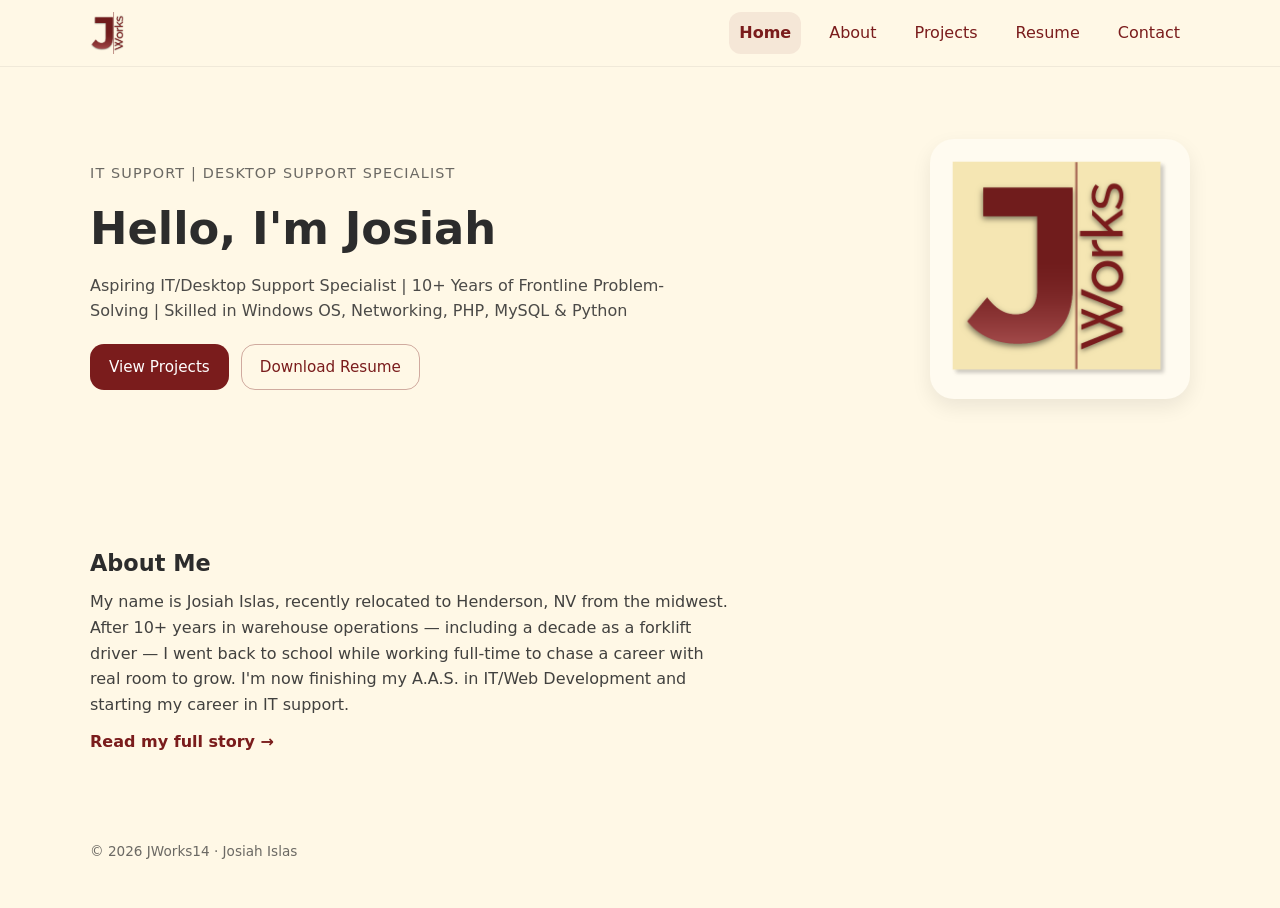
<file: index.html>
<!doctype html>
<html>
<head>
<meta charset="utf-8">
<meta name="viewport" content="width=device-width, initial-scale=1">
<title>Jworks14</title>
<link rel="stylesheet" href="css/mystyle14.css">
</head>
<body>
    <!--
        Site header/nav — identical markup is copied at the top of every page.
        Paths are relative, so pages one folder deep (projects/*.html) use
        "../" in front of each href/src instead of the bare path seen here.
        aria-current="page" on the matching nav link is what the CSS uses
        to bold/highlight the current page — update it per page.
    -->
    <header class="site-header">
        <div class="container">
            <nav class="navbar">
                <a class="logo" href="index.html">
                    <img src="images/Jworks Photos/Works14-noback.png" alt="JW-logo">
                </a>

                <!--
                    Mobile nav menu: pure CSS, no JavaScript.
                    Checking this hidden checkbox (via clicking the hamburger
                    label below) toggles the .nav-links menu open/closed —
                    see the ":checked ~ .nav-links" rule in mystyle14.css.
                -->
                <input type="checkbox" id="nav-tog" class="nav-tog" aria-label="Open Menu"/>
                <label for="nav-tog" class="hamburger" aria-hidden="true">&#9776;</label>

                <ul class="nav-links">
                    <li><a href="index.html" aria-current="page">Home</a></li>
                    <li><a href="about.html">About</a></li>
                    <li><a href="projects.html">Projects</a></li>
                    <li><a href="resume.html">Resume</a></li>
                    <li><a href="contact.html">Contact</a>
                    </li>
                </ul>
            </nav>
        </div>
    </header>

    <!-- Hero: intro banner with headline, tagline, and the two main CTAs -->
    <main>
        <section class="hero">
            <div class="container hero-inner">
                <div class="hero-text">
                    <p class="hero-tag"> IT SUPPORT | DESKTOP SUPPORT SPECIALIST </p>
                    <h1 class="hero-title">Hello, I'm Josiah</h1>
                    <p class="hero-subtitle">Aspiring IT/Desktop Support Specialist | 10+ Years of Frontline Problem-Solving | Skilled in Windows OS, Networking, PHP, MySQL & Python</p>
                    
                    <div class="hero-actions">
                        <a href="projects.html" class="btn btn-primary">View Projects</a>
                        <a href="files/IT-ResumeNV.pdf" class="btn btn-ghost" download>Download Resume</a>
                    </div>
                </div>
                
                <div class="hero-media">
                <div class="hero-card">
                <img src="images/Jworks Photos/Works14-logo.png" alt="Update soon">

                    </div>
                </div>
            </div>
        </section>
        <!-- Short intro/bio blurb; the full version lives on about.html -->
        <section class="home-about">
            <div class="container">
                <h2>About Me</h2>
                <p>My name is Josiah Islas, recently relocated to Henderson, NV from the midwest. After 10+ years in warehouse operations — including a decade as a forklift driver — I went back to school while working full-time to chase a career with real room to grow. I'm now finishing my A.A.S. in IT/Web Development and starting my career in IT support.</p>
                <a class="about-more" href="about.html">Read my full story &rarr;</a>
            </div>
        </section>
    </main>
    <!-- Footer — same on every page -->
    <footer class="site-footer">
        <div class="container">
            <p>&copy; 2026 JWorks14 · Josiah Islas</p>
        </div>
    </footer>

</body>
</html>
</file>
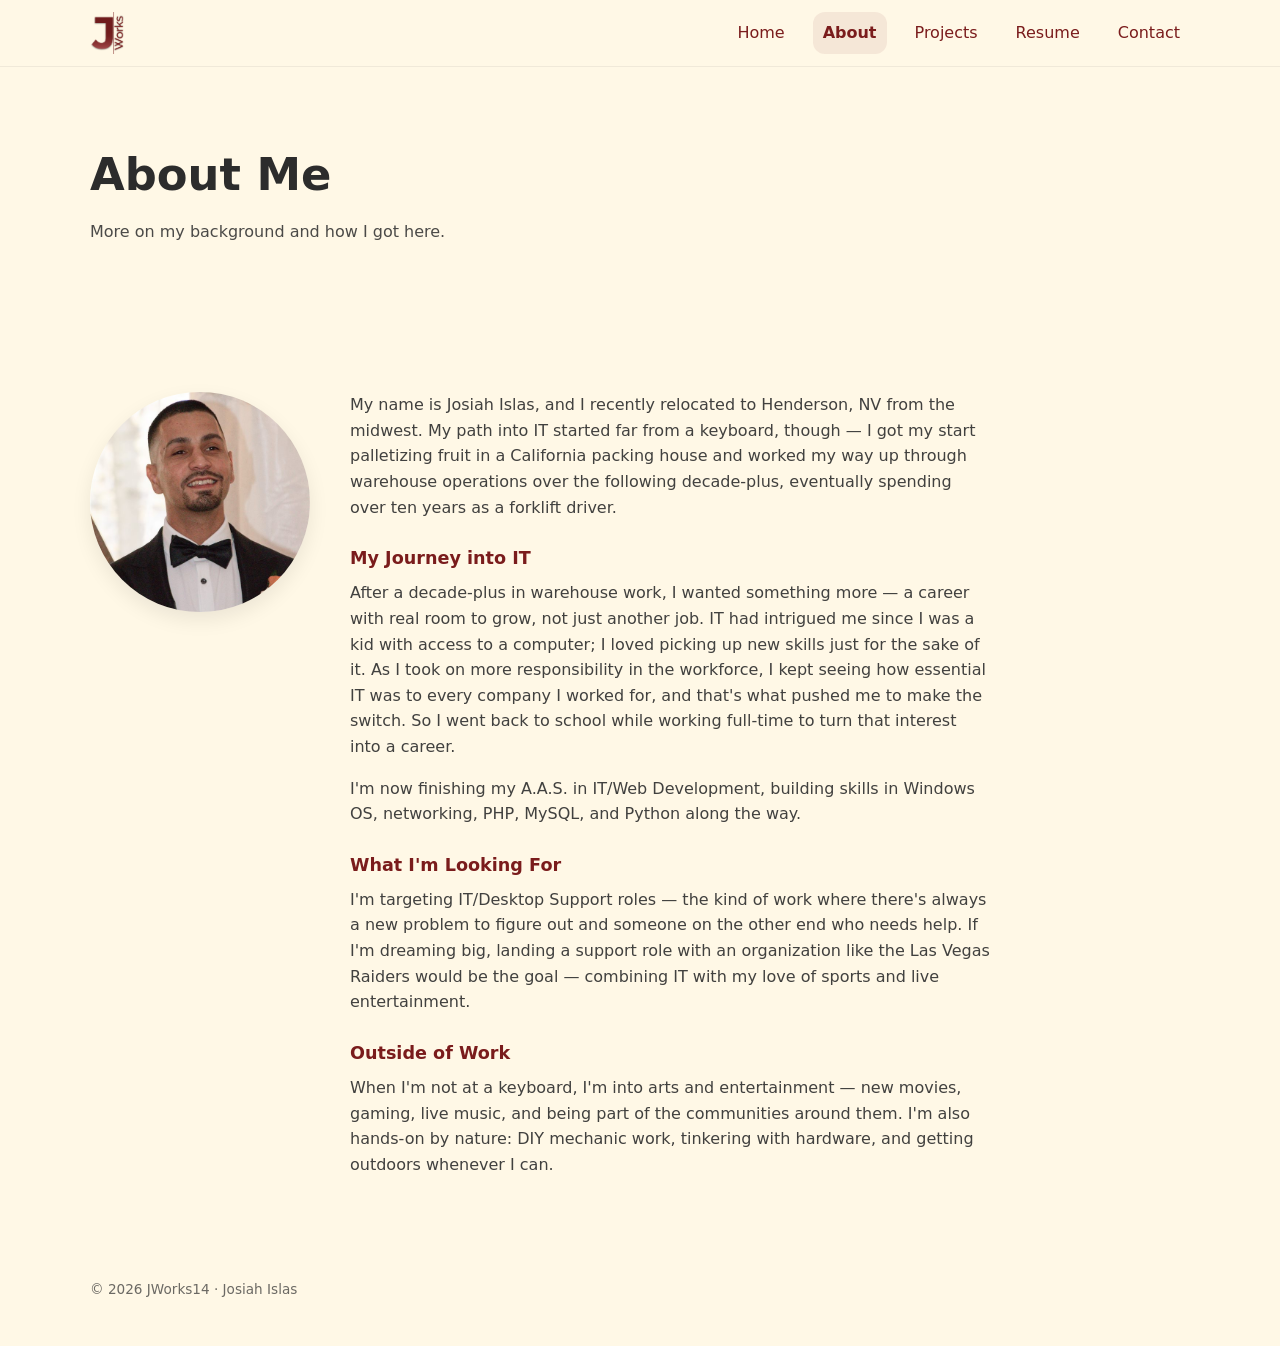
<file: about.html>
<!doctype html>
<html>
<head>
<meta charset="utf-8">
<meta name="viewport" content="width=device-width, initial-scale=1">
<title>About | Jworks14</title>
<link rel="stylesheet" href="css/mystyle14.css">
</head>
<body>
    <header class="site-header">
        <div class="container">
            <nav class="navbar">
                <a class="logo" href="index.html">
                    <img src="images/Jworks Photos/Works14-noback.png" alt="JW-logo">
                </a>

                <input type="checkbox" id="nav-tog" class="nav-tog" aria-label="Open Menu"/>
                <label for="nav-tog" class="hamburger" aria-hidden="true">&#9776;</label>

                <ul class="nav-links">
                    <li><a href="index.html">Home</a></li>
                    <li><a href="about.html" aria-current="page">About</a></li>
                    <li><a href="projects.html">Projects</a></li>
                    <li><a href="resume.html">Resume</a></li>
                    <li><a href="contact.html">Contact</a>
                    </li>
                </ul>
            </nav>
        </div>
    </header>

    <main>
        <!-- Page title banner -->
        <section class="hero">
            <div class="container">
                <h1 class="hero-title">About Me</h1>
                <p class="hero-subtitle">More on my background and how I got here.</p>
            </div>
        </section>
        <!-- Photo + bio; stacks on mobile, sits side-by-side above 860px (see .about-inner in the CSS) -->
        <section class="home-about">
            <div class="container about-inner">
                <div class="about-photo">
                    <img src="images/About Photos/About-Photo.jpeg" alt="Josiah Islas">
                </div>
                <div class="about-text">
                    <p>My name is Josiah Islas, and I recently relocated to Henderson, NV from the midwest. My path into IT started far from a keyboard, though — I got my start palletizing fruit in a California packing house and worked my way up through warehouse operations over the following decade-plus, eventually spending over ten years as a forklift driver.</p>

                    <h3>My Journey into IT</h3>
                    <p>After a decade-plus in warehouse work, I wanted something more — a career with real room to grow, not just another job. IT had intrigued me since I was a kid with access to a computer; I loved picking up new skills just for the sake of it. As I took on more responsibility in the workforce, I kept seeing how essential IT was to every company I worked for, and that's what pushed me to make the switch. So I went back to school while working full-time to turn that interest into a career.</p>
                    <p>I'm now finishing my A.A.S. in IT/Web Development, building skills in Windows OS, networking, PHP, MySQL, and Python along the way.</p>

                    <h3>What I'm Looking For</h3>
                    <p>I'm targeting IT/Desktop Support roles — the kind of work where there's always a new problem to figure out and someone on the other end who needs help. If I'm dreaming big, landing a support role with an organization like the Las Vegas Raiders would be the goal — combining IT with my love of sports and live entertainment.</p>

                    <h3>Outside of Work</h3>
                    <p>When I'm not at a keyboard, I'm into arts and entertainment — new movies, gaming, live music, and being part of the communities around them. I'm also hands-on by nature: DIY mechanic work, tinkering with hardware, and getting outdoors whenever I can.</p>
                </div>
            </div>
        </section>
    </main>
    <footer class="site-footer">
        <div class="container">
            <p>&copy; 2026 JWorks14 · Josiah Islas</p>
        </div>
    </footer>

</body>
</html>
</file>
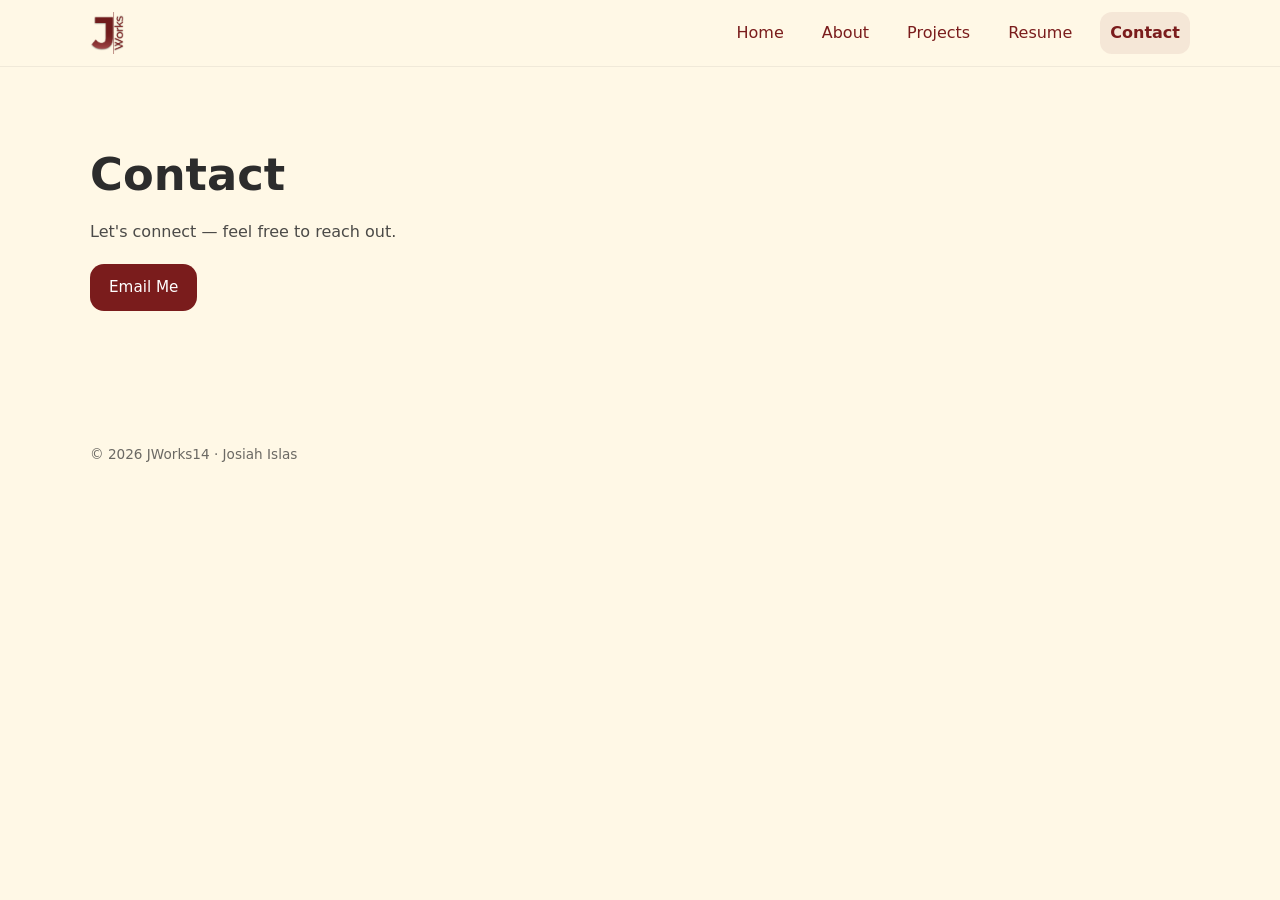
<file: contact.html>
<!doctype html>
<html>
<head>
<meta charset="utf-8">
<meta name="viewport" content="width=device-width, initial-scale=1">
<title>Contact | Jworks14</title>
<link rel="stylesheet" href="css/mystyle14.css">
</head>
<body>
    <header class="site-header">
        <div class="container">
            <nav class="navbar">
                <a class="logo" href="index.html">
                    <img src="images/Jworks Photos/Works14-noback.png" alt="JW-logo">
                </a>

                <input type="checkbox" id="nav-tog" class="nav-tog" aria-label="Open Menu"/>
                <label for="nav-tog" class="hamburger" aria-hidden="true">&#9776;</label>

                <ul class="nav-links">
                    <li><a href="index.html">Home</a></li>
                    <li><a href="about.html">About</a></li>
                    <li><a href="projects.html">Projects</a></li>
                    <li><a href="resume.html">Resume</a></li>
                    <li><a href="contact.html" aria-current="page">Contact</a>
                    </li>
                </ul>
            </nav>
        </div>
    </header>

    <main>
        <!-- Just a title + mailto link — the whole page is this one section -->
        <section class="hero">
            <div class="container">
                <h1 class="hero-title">Contact</h1>
                <p class="hero-subtitle">Let's connect — feel free to reach out.</p>
                <div class="hero-actions">
                    <a href="mailto:josiahrdly@gmail.com" class="btn btn-primary">Email Me</a>
                </div>
            </div>
        </section>
    </main>
    <footer class="site-footer">
        <div class="container">
            <p>&copy; 2026 JWorks14 · Josiah Islas</p>
        </div>
    </footer>

</body>
</html>
</file>
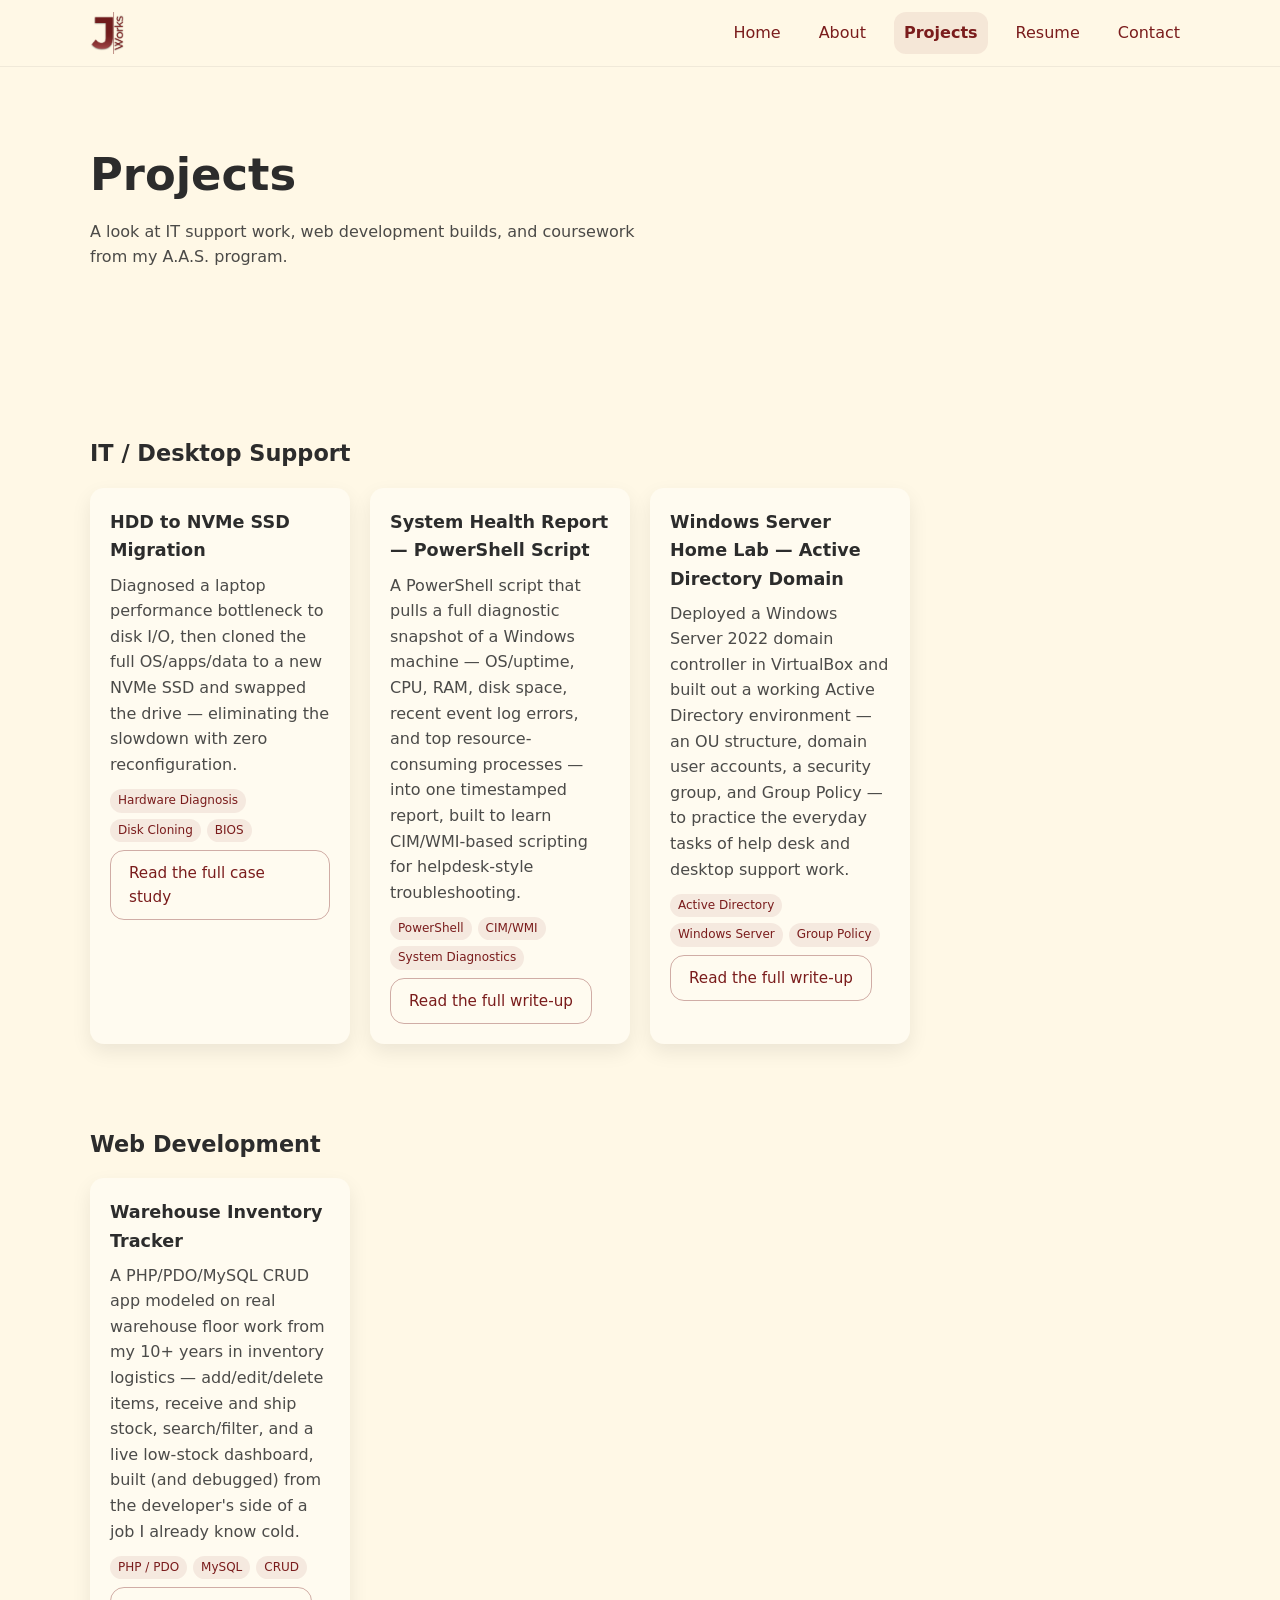
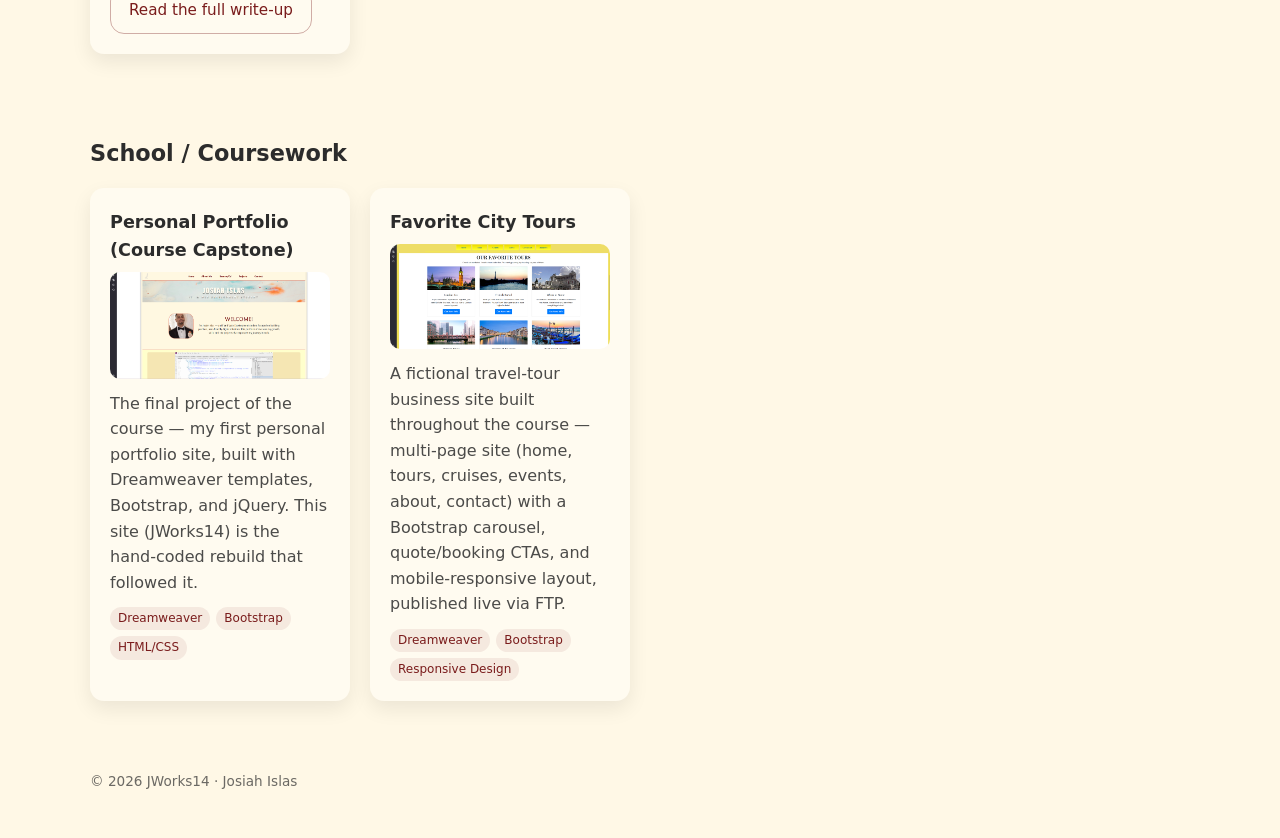
<file: projects.html>
<!doctype html>
<html>
<head>
<meta charset="utf-8">
<meta name="viewport" content="width=device-width, initial-scale=1">
<title>Projects | Jworks14</title>
<link rel="stylesheet" href="css/mystyle14.css">
</head>
<body>
    <header class="site-header">
        <div class="container">
            <nav class="navbar">
                <a class="logo" href="index.html">
                    <img src="images/Jworks Photos/Works14-noback.png" alt="JW-logo">
                </a>

                <input type="checkbox" id="nav-tog" class="nav-tog" aria-label="Open Menu"/>
                <label for="nav-tog" class="hamburger" aria-hidden="true">&#9776;</label>

                <ul class="nav-links">
                    <li><a href="index.html">Home</a></li>
                    <li><a href="about.html">About</a></li>
                    <li><a href="projects.html" aria-current="page">Projects</a></li>
                    <li><a href="resume.html">Resume</a></li>
                    <li><a href="contact.html">Contact</a>
                    </li>
                </ul>
            </nav>
        </div>
    </header>

    <main>
        <section class="hero">
            <div class="container">
                <h1 class="hero-title">Projects</h1>
                <p class="hero-subtitle">A look at IT support work, web development builds, and coursework from my A.A.S. program.</p>
            </div>
        </section>

        <!--
            Three project groups below (IT/Desktop Support, Web Development,
            School/Coursework), each a .projects-group > .project-grid of
            .project-card items. To add a new project: copy a .project-card
            block, then create the matching write-up page in /projects/
            (copy an existing one like pc-ssd-upgrade.html as a template).
        -->
        <section class="projects-group">
            <div class="container">
                <h2>IT / Desktop Support</h2>
                <div class="project-grid">
                    <div class="project-card">
                        <h3>HDD to NVMe SSD Migration</h3>
                        <p>Diagnosed a laptop performance bottleneck to disk I/O, then cloned the full OS/apps/data to a new NVMe SSD and swapped the drive — eliminating the slowdown with zero reconfiguration.</p>
                        <div class="tags"><span class="tag">Hardware Diagnosis</span><span class="tag">Disk Cloning</span><span class="tag">BIOS</span></div>
                        <a href="projects/pc-ssd-upgrade.html" class="btn btn-ghost">Read the full case study</a>
                    </div>

                    <div class="project-card">
                        <h3>System Health Report — PowerShell Script</h3>
                        <p>A PowerShell script that pulls a full diagnostic snapshot of a Windows machine — OS/uptime, CPU, RAM, disk space, recent event log errors, and top resource-consuming processes — into one timestamped report, built to learn CIM/WMI-based scripting for helpdesk-style troubleshooting.</p>
                        <div class="tags"><span class="tag">PowerShell</span><span class="tag">CIM/WMI</span><span class="tag">System Diagnostics</span></div>
                        <a href="projects/system-health-report.html" class="btn btn-ghost">Read the full write-up</a>
                    </div>

                    <div class="project-card">
                        <h3>Windows Server Home Lab — Active Directory Domain</h3>
                        <p>Deployed a Windows Server 2022 domain controller in VirtualBox and built out a working Active Directory environment — an OU structure, domain user accounts, a security group, and Group Policy — to practice the everyday tasks of help desk and desktop support work.</p>
                        <div class="tags"><span class="tag">Active Directory</span><span class="tag">Windows Server</span><span class="tag">Group Policy</span></div>
                        <a href="projects/ad-homelab.html" class="btn btn-ghost">Read the full write-up</a>
                    </div>
                </div>
            </div>
        </section>

        <section class="projects-group">
            <div class="container">
                <h2>Web Development</h2>
                <div class="project-grid">
                    <div class="project-card">
                        <h3>Warehouse Inventory Tracker</h3>
                        <p>A PHP/PDO/MySQL CRUD app modeled on real warehouse floor work from my 10+ years in inventory logistics — add/edit/delete items, receive and ship stock, search/filter, and a live low-stock dashboard, built (and debugged) from the developer's side of a job I already know cold.</p>
                        <div class="tags"><span class="tag">PHP / PDO</span><span class="tag">MySQL</span><span class="tag">CRUD</span></div>
                        <a href="projects/inventory-tracker.html" class="btn btn-ghost">Read the full write-up</a>
                    </div>
                </div>
            </div>
        </section>

        <section class="projects-group">
            <div class="container">
                <h2>School / Coursework</h2>
                <div class="project-grid">
                    <!-- These two coursework cards have no "read more" link/write-up page yet — screenshot + description only -->
                    <div class="project-card">
                        <h3>Personal Portfolio (Course Capstone)</h3>
                        <img src="images/Dreamweaver Photos/Personal Website Project.png" alt="Personal Portfolio site screenshot">
                        <p>The final project of the course — my first personal portfolio site, built with Dreamweaver templates, Bootstrap, and jQuery. This site (JWorks14) is the hand-coded rebuild that followed it.</p>
                        <div class="tags"><span class="tag">Dreamweaver</span><span class="tag">Bootstrap</span><span class="tag">HTML/CSS</span></div>
                    </div>

                    <div class="project-card">
                        <h3>Favorite City Tours</h3>
                        <img src="images/Dreamweaver Photos/Tours Project.png" alt="Favorite City Tours site screenshot">
                        <p>A fictional travel-tour business site built throughout the course — multi-page site (home, tours, cruises, events, about, contact) with a Bootstrap carousel, quote/booking CTAs, and mobile-responsive layout, published live via FTP.</p>
                        <div class="tags"><span class="tag">Dreamweaver</span><span class="tag">Bootstrap</span><span class="tag">Responsive Design</span></div>
                    </div>
                </div>
            </div>
        </section>
    </main>
    <footer class="site-footer">
        <div class="container">
            <p>&copy; 2026 JWorks14 · Josiah Islas</p>
        </div>
    </footer>

</body>
</html>
</file>
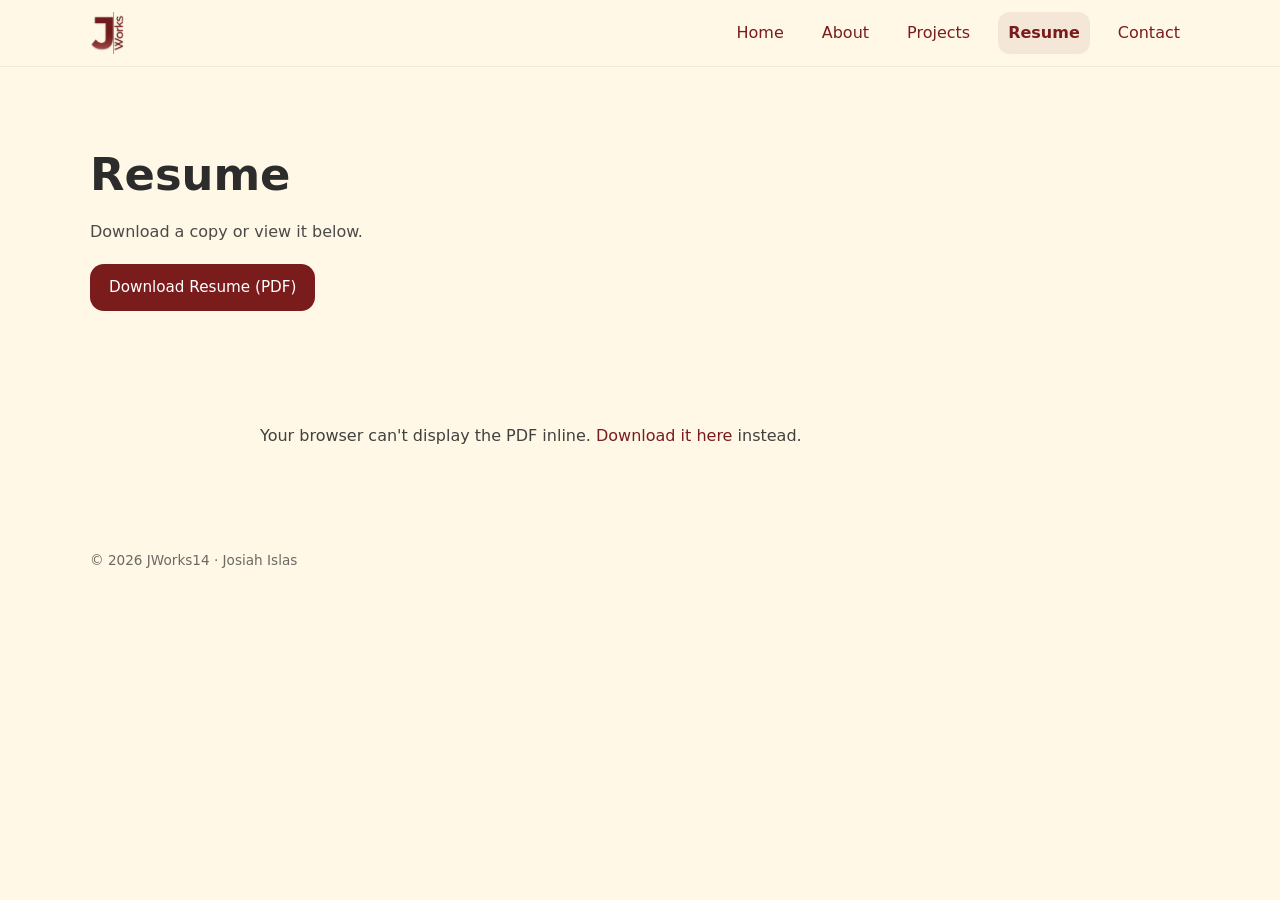
<file: resume.html>
<!doctype html>
<html>
<head>
<meta charset="utf-8">
<meta name="viewport" content="width=device-width, initial-scale=1">
<title>Resume | Jworks14</title>
<link rel="stylesheet" href="css/mystyle14.css">
</head>
<body>
    <header class="site-header">
        <div class="container">
            <nav class="navbar">
                <a class="logo" href="index.html">
                    <img src="images/Jworks Photos/Works14-noback.png" alt="JW-logo">
                </a>

                <input type="checkbox" id="nav-tog" class="nav-tog" aria-label="Open Menu"/>
                <label for="nav-tog" class="hamburger" aria-hidden="true">&#9776;</label>

                <ul class="nav-links">
                    <li><a href="index.html">Home</a></li>
                    <li><a href="about.html">About</a></li>
                    <li><a href="projects.html">Projects</a></li>
                    <li><a href="resume.html" aria-current="page">Resume</a></li>
                    <li><a href="contact.html">Contact</a>
                    </li>
                </ul>
            </nav>
        </div>
    </header>

    <main>
        <section class="hero">
            <div class="container">
                <h1 class="hero-title">Resume</h1>
                <p class="hero-subtitle">Download a copy or view it below.</p>
                <div class="hero-actions">
                    <a href="files/IT-ResumeNV.pdf" class="btn btn-primary" download>Download Resume (PDF)</a>
                </div>
            </div>
        </section>
        <!-- <object> embeds the PDF directly in the page; the fallback <p> inside it only
             shows if the browser can't render PDFs inline -->
        <section class="case-study">
            <div class="container">
                <object data="files/IT-ResumeNV.pdf" type="application/pdf" class="pdf-viewer">
                    <p>Your browser can't display the PDF inline. <a href="files/IT-ResumeNV.pdf" download>Download it here</a> instead.</p>
                </object>
            </div>
        </section>
    </main>
    <footer class="site-footer">
        <div class="container">
            <p>&copy; 2026 JWorks14 · Josiah Islas</p>
        </div>
    </footer>

</body>
</html>
</file>
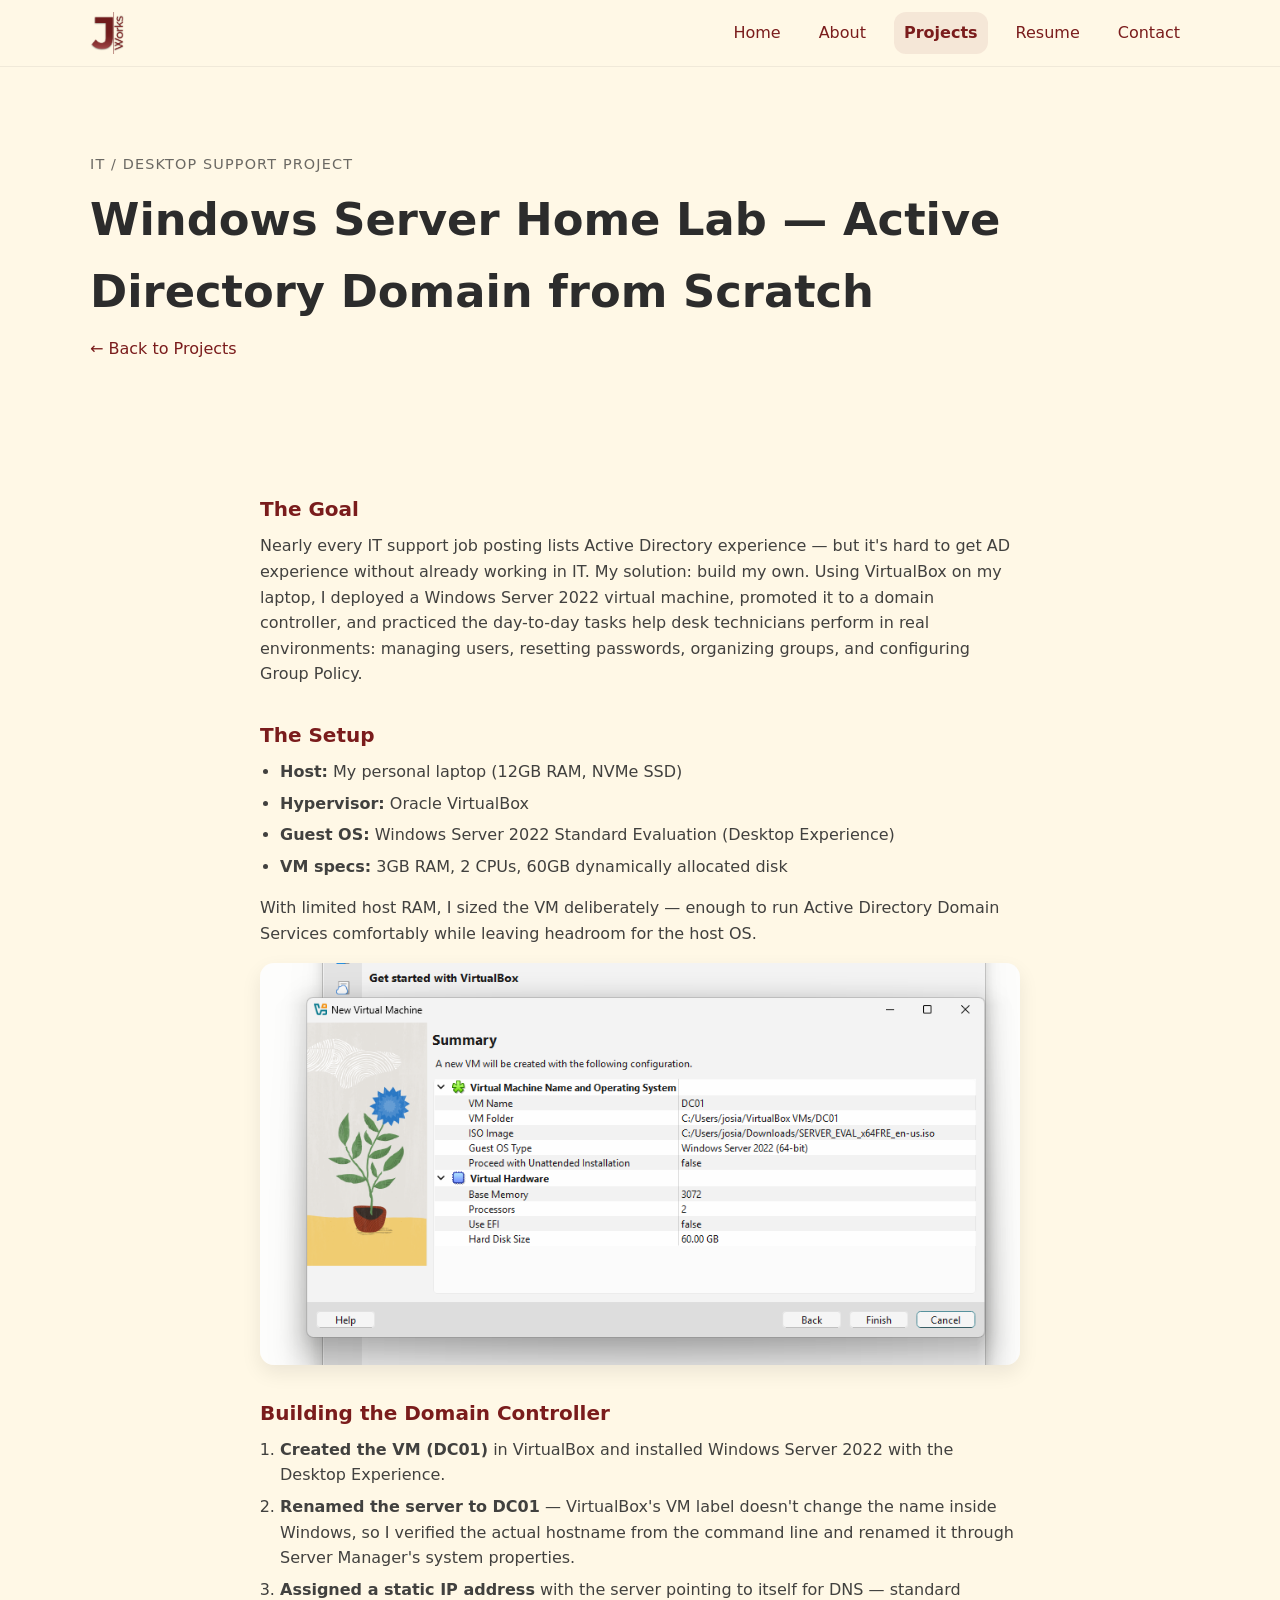
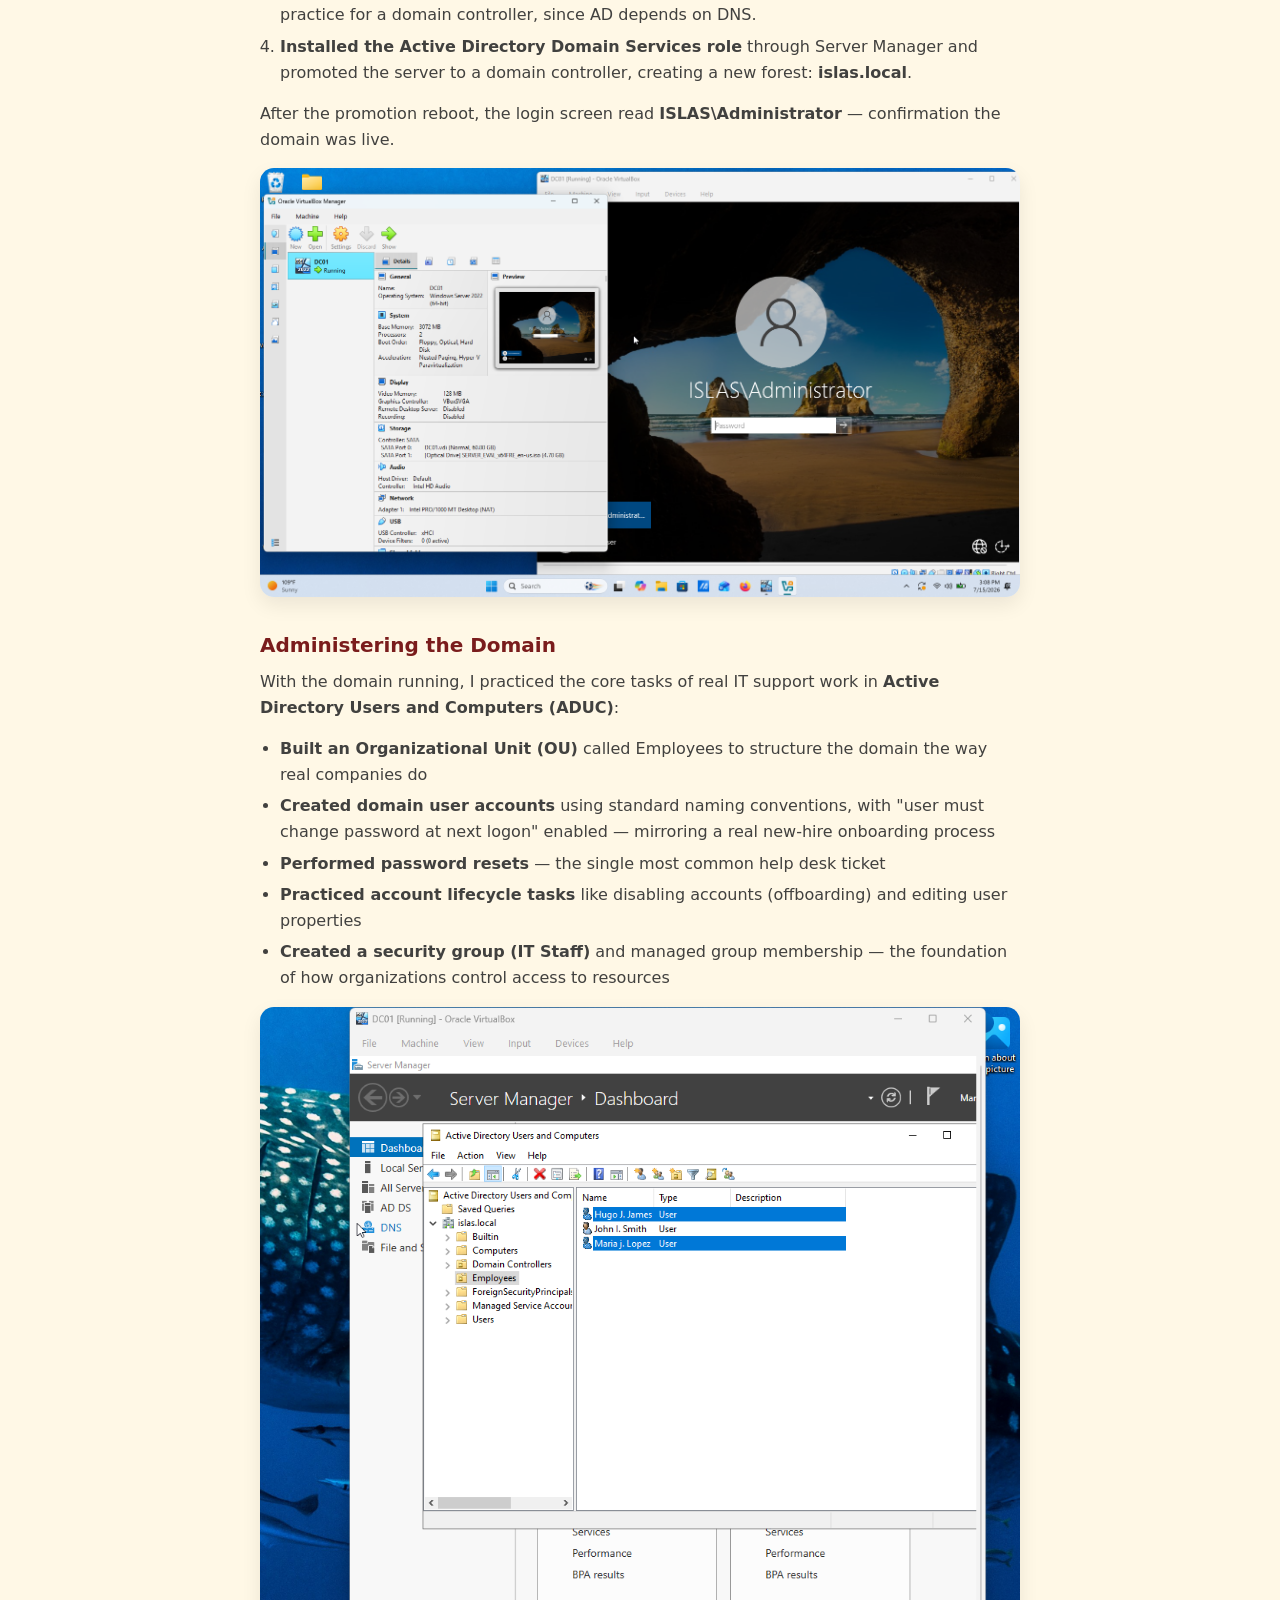
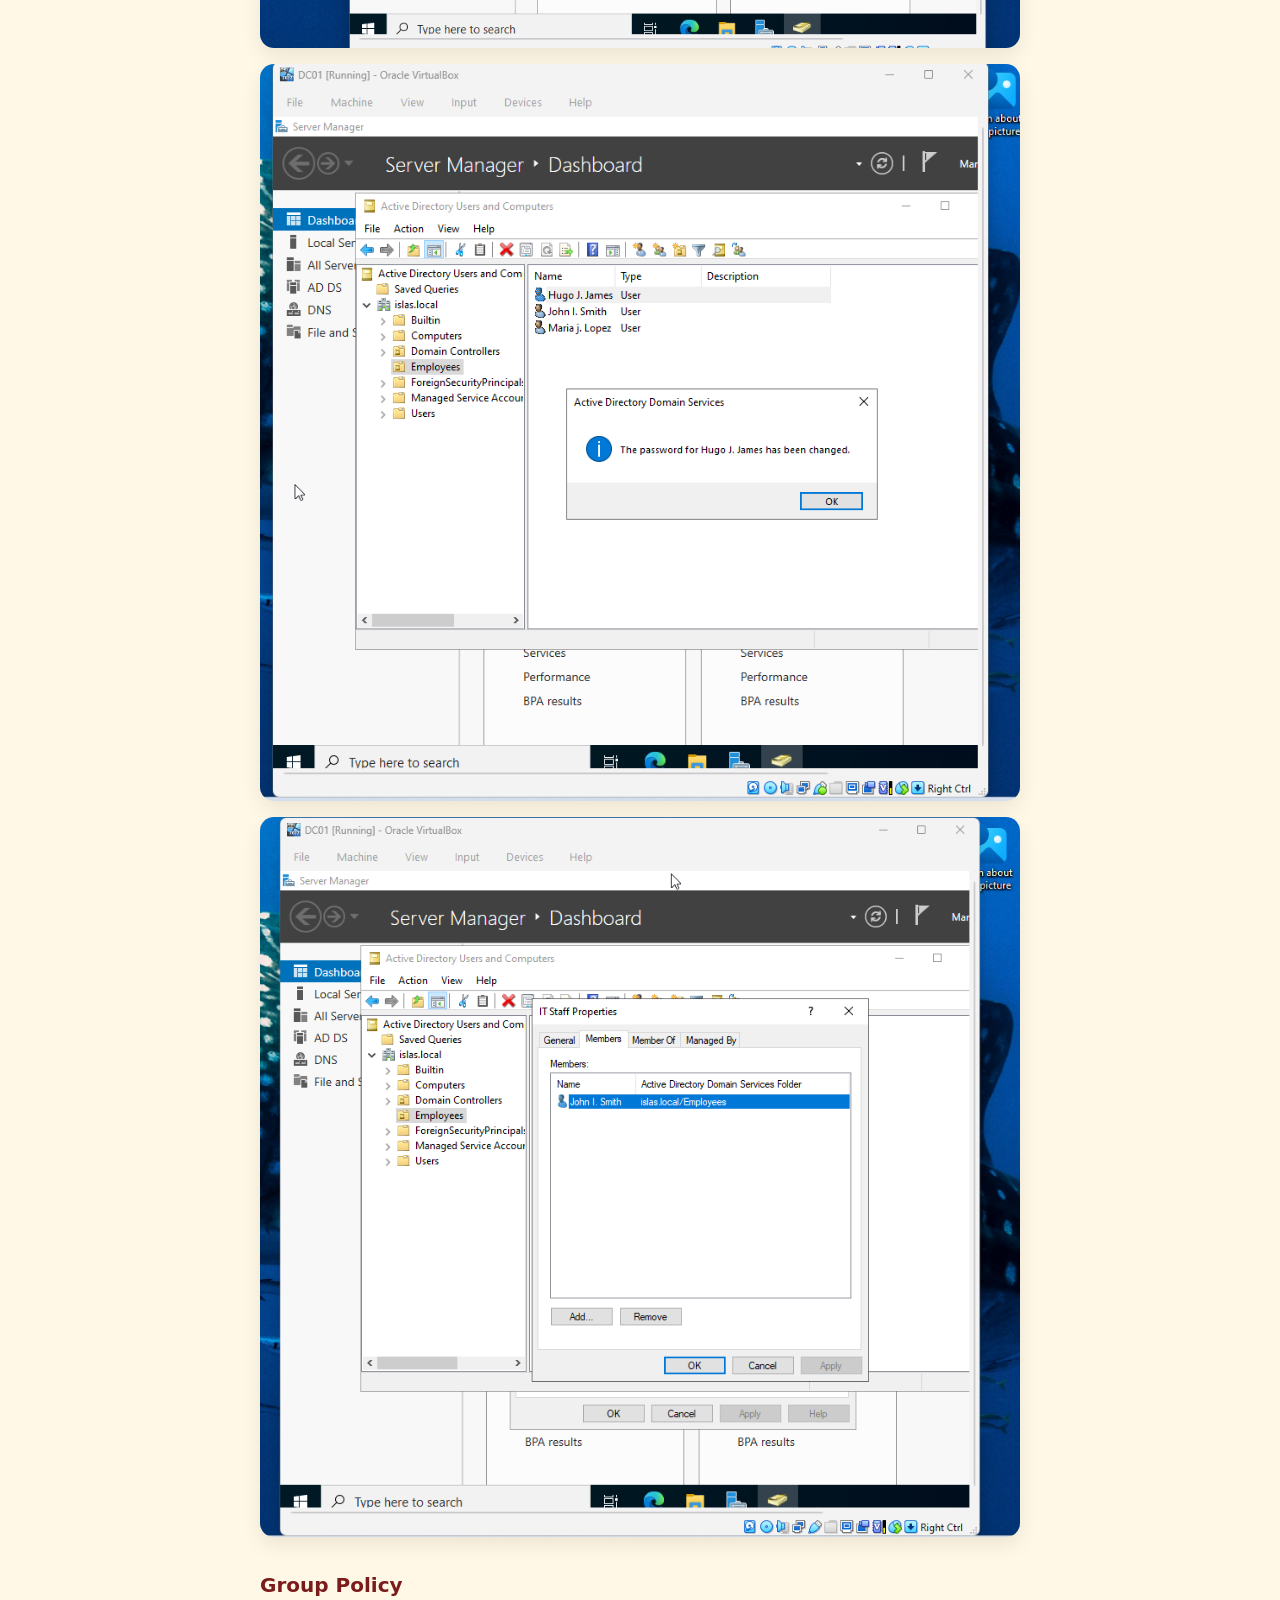
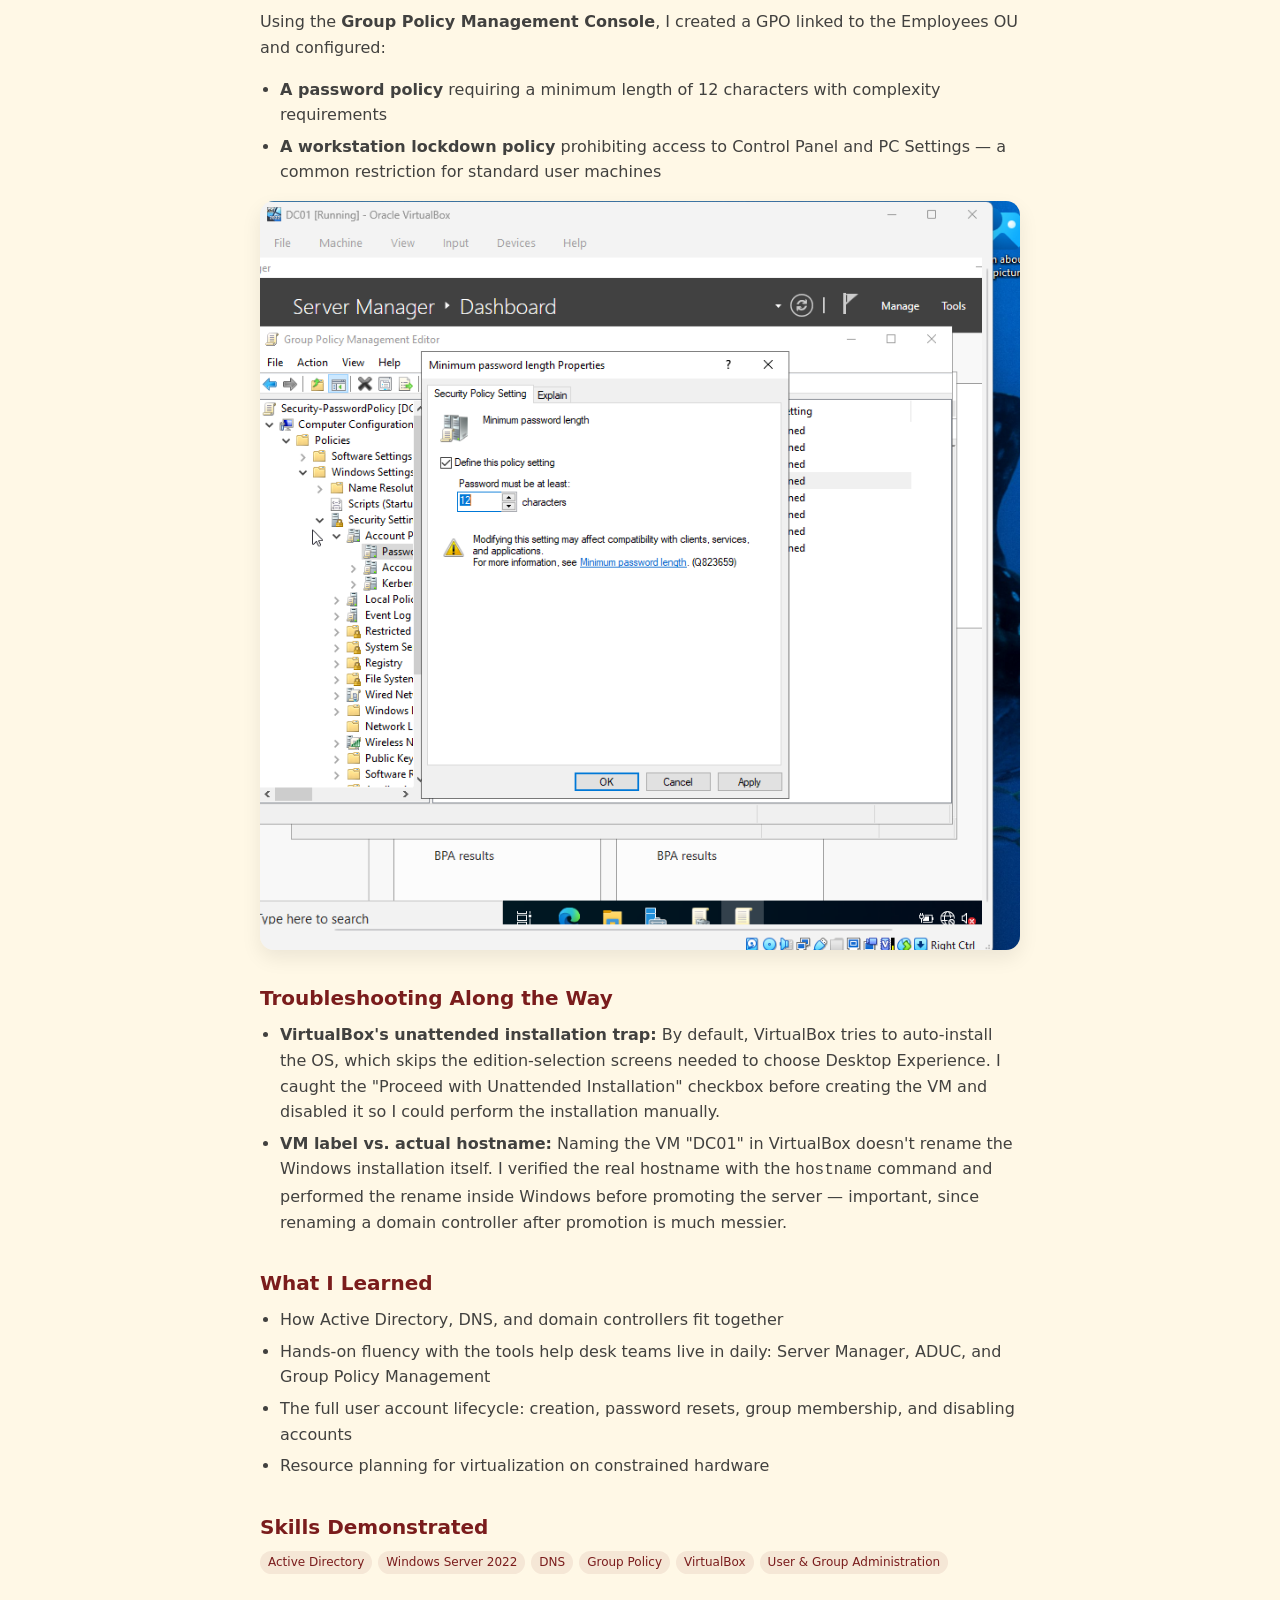
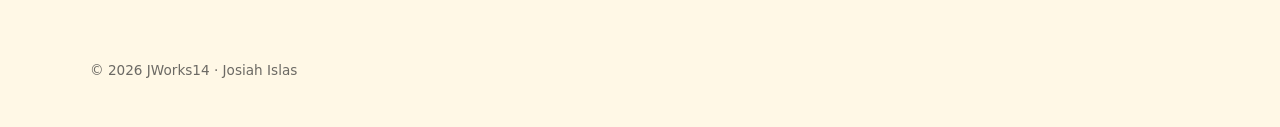
<file: projects/ad-homelab.html>
<!doctype html>
<html>
<head>
<meta charset="utf-8">
<meta name="viewport" content="width=device-width, initial-scale=1">
<title>Windows Server Home Lab — Active Directory Domain | Jworks14</title>
<link rel="stylesheet" href="../css/mystyle14.css">
</head>
<body>
    <header class="site-header">
        <div class="container">
            <nav class="navbar">
                <a class="logo" href="../index.html">
                    <img src="../images/Jworks Photos/Works14-noback.png" alt="JW-logo">
                </a>

                <input type="checkbox" id="nav-tog" class="nav-tog" aria-label="Open Menu"/>
                <label for="nav-tog" class="hamburger" aria-hidden="true">&#9776;</label>

                <ul class="nav-links">
                    <li><a href="../index.html">Home</a></li>
                    <li><a href="../about.html">About</a></li>
                    <li><a href="../projects.html" aria-current="page">Projects</a></li>
                    <li><a href="../resume.html">Resume</a></li>
                    <li><a href="../contact.html">Contact</a>
                    </li>
                </ul>
            </nav>
        </div>
    </header>

    <main>
        <section class="hero">
            <div class="container">
                <p class="hero-tag">IT / Desktop Support Project</p>
                <h1 class="hero-title">Windows Server Home Lab — Active Directory Domain from Scratch</h1>
                <p class="hero-subtitle"><a href="../projects.html">&larr; Back to Projects</a></p>
            </div>
        </section>

        <section class="case-study">
            <div class="container">
                <h2>The Goal</h2>
                <p>Nearly every IT support job posting lists Active Directory experience — but it's hard to get AD experience without already working in IT. My solution: build my own. Using VirtualBox on my laptop, I deployed a Windows Server 2022 virtual machine, promoted it to a domain controller, and practiced the day-to-day tasks help desk technicians perform in real environments: managing users, resetting passwords, organizing groups, and configuring Group Policy.</p>

                <h2>The Setup</h2>
                <ul>
                    <li><strong>Host:</strong> My personal laptop (12GB RAM, NVMe SSD)</li>
                    <li><strong>Hypervisor:</strong> Oracle VirtualBox</li>
                    <li><strong>Guest OS:</strong> Windows Server 2022 Standard Evaluation (Desktop Experience)</li>
                    <li><strong>VM specs:</strong> 3GB RAM, 2 CPUs, 60GB dynamically allocated disk</li>
                </ul>
                <p>With limited host RAM, I sized the VM deliberately — enough to run Active Directory Domain Services comfortably while leaving headroom for the host OS.</p>
                <img src="../images/Homelab Screenshots/ad-lab-vm-summary.png" alt="VirtualBox New Virtual Machine summary showing DC01, Windows Server 2022, 3GB RAM, 2 CPUs, 60GB disk">

                <h2>Building the Domain Controller</h2>
                <ol>
                    <li><strong>Created the VM (DC01)</strong> in VirtualBox and installed Windows Server 2022 with the Desktop Experience.</li>
                    <li><strong>Renamed the server to DC01</strong> — VirtualBox's VM label doesn't change the name inside Windows, so I verified the actual hostname from the command line and renamed it through Server Manager's system properties.</li>
                    <li><strong>Assigned a static IP address</strong> with the server pointing to itself for DNS — standard practice for a domain controller, since AD depends on DNS.</li>
                    <li><strong>Installed the Active Directory Domain Services role</strong> through Server Manager and promoted the server to a domain controller, creating a new forest: <strong>islas.local</strong>.</li>
                </ol>
                <p>After the promotion reboot, the login screen read <strong>ISLAS\Administrator</strong> — confirmation the domain was live.</p>
                <img src="../images/Homelab Screenshots/ad-lab-dc01-login.png" alt="DC01 running in VirtualBox with the ISLAS\\Administrator domain login screen">

                <h2>Administering the Domain</h2>
                <p>With the domain running, I practiced the core tasks of real IT support work in <strong>Active Directory Users and Computers (ADUC)</strong>:</p>
                <ul>
                    <li><strong>Built an Organizational Unit (OU)</strong> called Employees to structure the domain the way real companies do</li>
                    <li><strong>Created domain user accounts</strong> using standard naming conventions, with "user must change password at next logon" enabled — mirroring a real new-hire onboarding process</li>
                    <li><strong>Performed password resets</strong> — the single most common help desk ticket</li>
                    <li><strong>Practiced account lifecycle tasks</strong> like disabling accounts (offboarding) and editing user properties</li>
                    <li><strong>Created a security group (IT Staff)</strong> and managed group membership — the foundation of how organizations control access to resources</li>
                </ul>
                <img src="../images/Homelab Screenshots/ad-lab-aduc-employees.png" alt="Active Directory Users and Computers showing the Employees OU with three domain user accounts">
                <img src="../images/Homelab Screenshots/ad-lab-password-reset.png" alt="Confirmation dialog showing a successful domain password reset">
                <img src="../images/Homelab Screenshots/ad-lab-it-staff-group.png" alt="IT Staff security group properties showing group membership">

                <h2>Group Policy</h2>
                <p>Using the <strong>Group Policy Management Console</strong>, I created a GPO linked to the Employees OU and configured:</p>
                <ul>
                    <li><strong>A password policy</strong> requiring a minimum length of 12 characters with complexity requirements</li>
                    <li><strong>A workstation lockdown policy</strong> prohibiting access to Control Panel and PC Settings — a common restriction for standard user machines</li>
                </ul>
                <img src="../images/Homelab Screenshots/ad-lab-gpo-password-policy.png" alt="Group Policy Management Editor showing the minimum password length setting configured to 12 characters">

                <h2>Troubleshooting Along the Way</h2>
                <ul>
                    <li><strong>VirtualBox's unattended installation trap:</strong> By default, VirtualBox tries to auto-install the OS, which skips the edition-selection screens needed to choose Desktop Experience. I caught the "Proceed with Unattended Installation" checkbox before creating the VM and disabled it so I could perform the installation manually.</li>
                    <li><strong>VM label vs. actual hostname:</strong> Naming the VM "DC01" in VirtualBox doesn't rename the Windows installation itself. I verified the real hostname with the <code>hostname</code> command and performed the rename inside Windows before promoting the server — important, since renaming a domain controller after promotion is much messier.</li>
                </ul>

                <h2>What I Learned</h2>
                <ul>
                    <li>How Active Directory, DNS, and domain controllers fit together</li>
                    <li>Hands-on fluency with the tools help desk teams live in daily: Server Manager, ADUC, and Group Policy Management</li>
                    <li>The full user account lifecycle: creation, password resets, group membership, and disabling accounts</li>
                    <li>Resource planning for virtualization on constrained hardware</li>
                </ul>

                <h2>Skills Demonstrated</h2>
                <div class="tags">
                    <span class="tag">Active Directory</span>
                    <span class="tag">Windows Server 2022</span>
                    <span class="tag">DNS</span>
                    <span class="tag">Group Policy</span>
                    <span class="tag">VirtualBox</span>
                    <span class="tag">User &amp; Group Administration</span>
                </div>
            </div>
        </section>
    </main>
    <footer class="site-footer">
        <div class="container">
            <p>&copy; 2026 JWorks14 · Josiah Islas</p>
        </div>
    </footer>

</body>
</html>
</file>
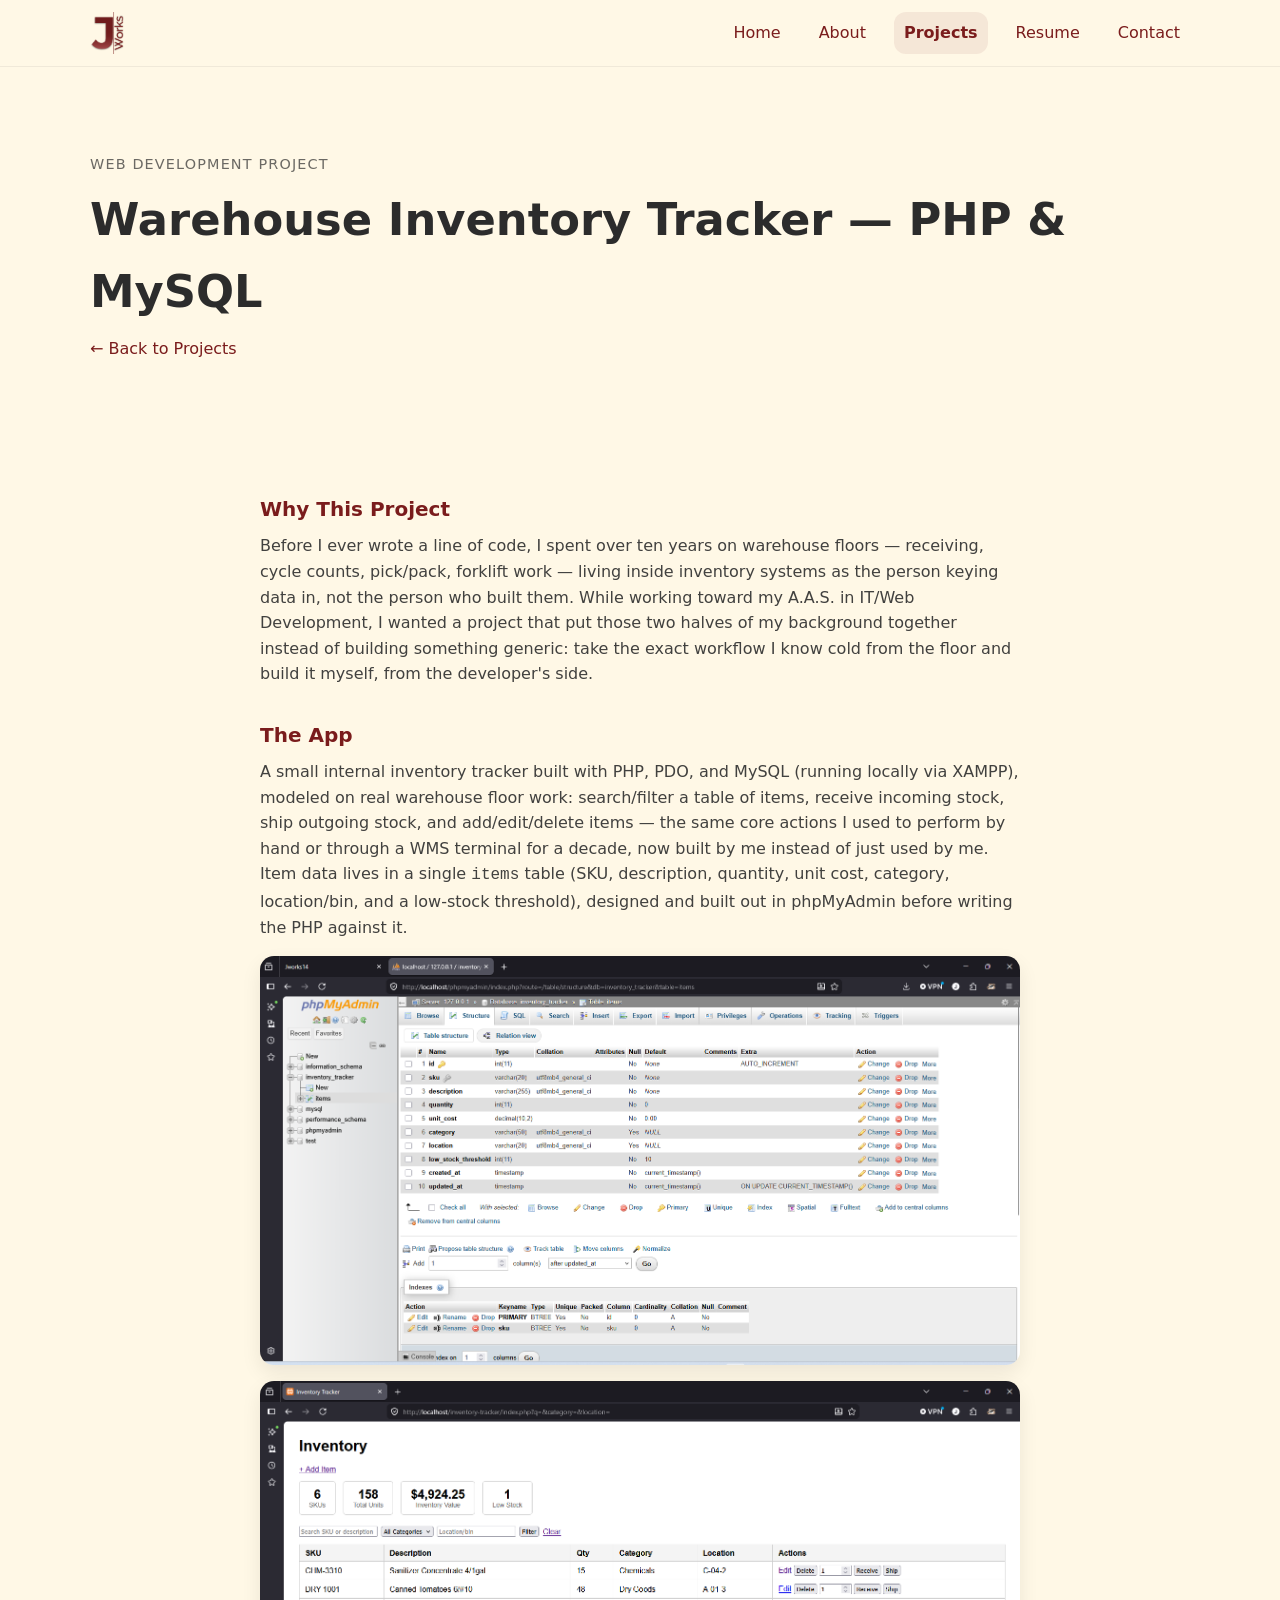
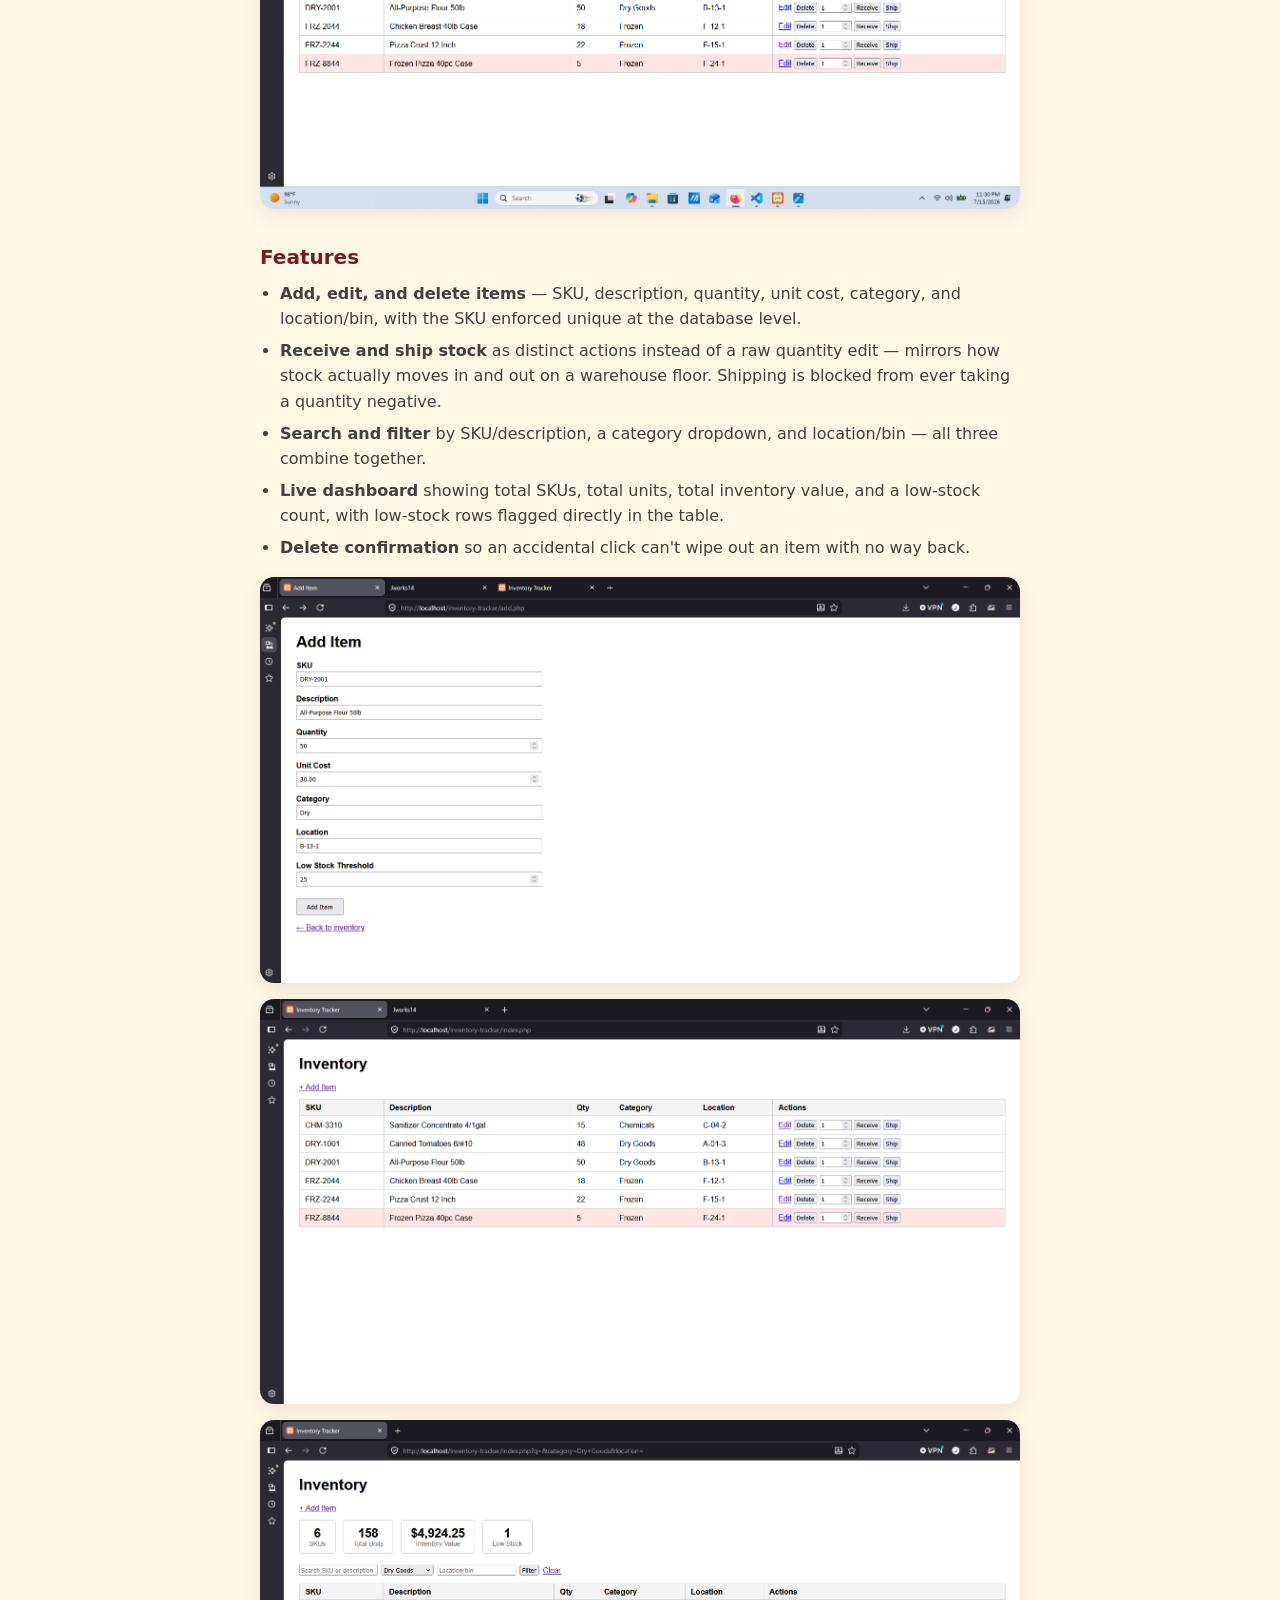
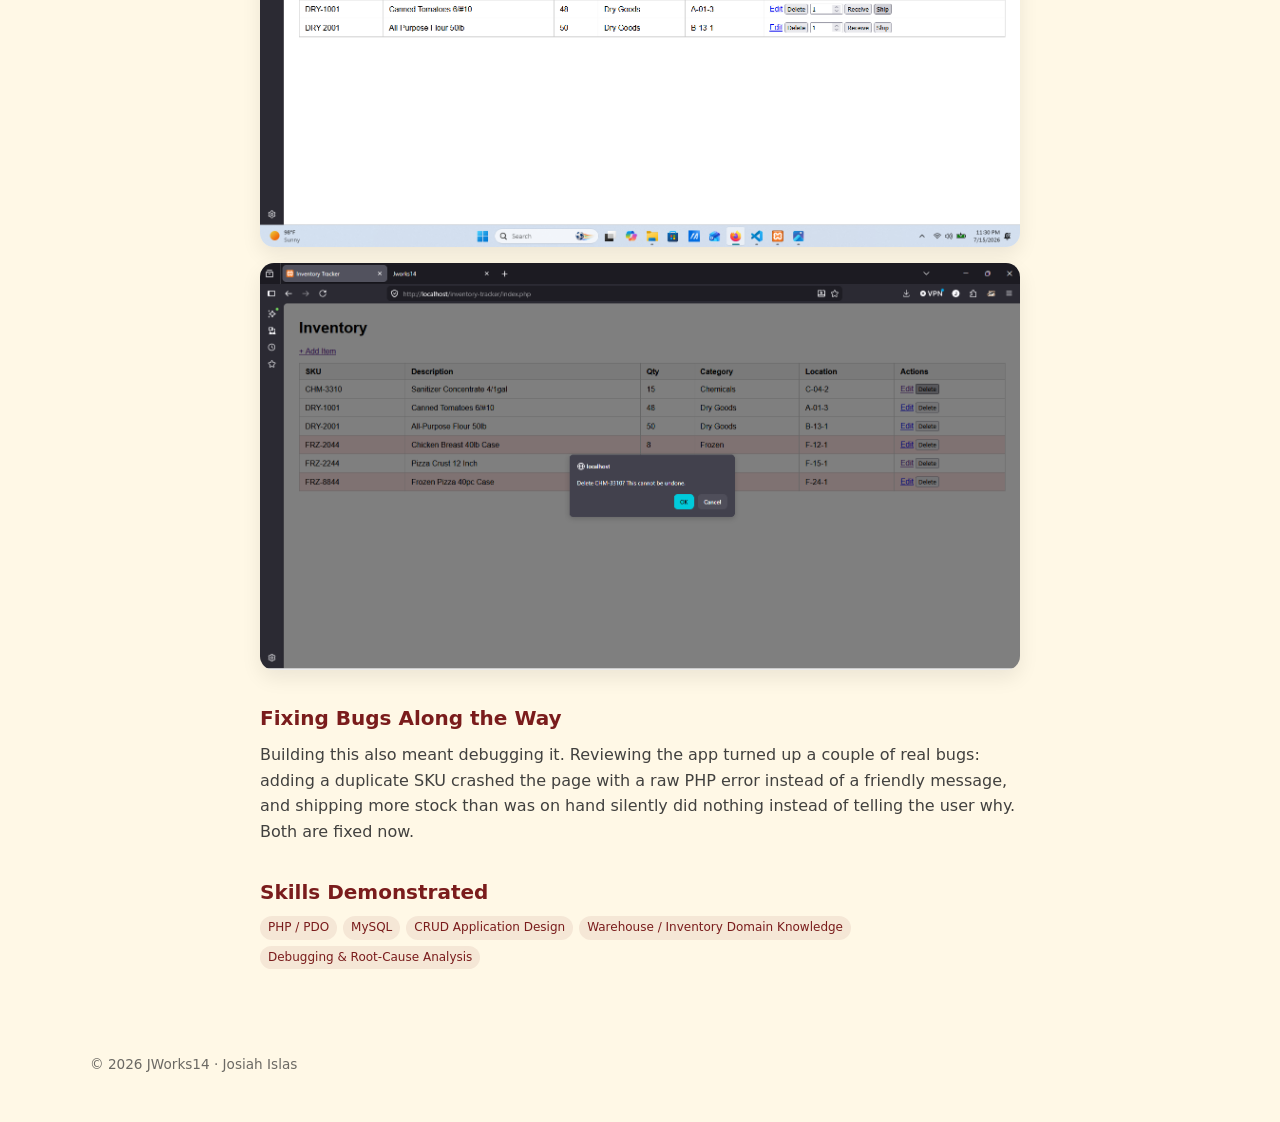
<file: projects/inventory-tracker.html>
<!doctype html>
<html>
<head>
<meta charset="utf-8">
<meta name="viewport" content="width=device-width, initial-scale=1">
<title>Warehouse Inventory Tracker — PHP & MySQL | Jworks14</title>
<link rel="stylesheet" href="../css/mystyle14.css">
</head>
<body>
    <header class="site-header">
        <div class="container">
            <nav class="navbar">
                <a class="logo" href="../index.html">
                    <img src="../images/Jworks Photos/Works14-noback.png" alt="JW-logo">
                </a>

                <input type="checkbox" id="nav-tog" class="nav-tog" aria-label="Open Menu"/>
                <label for="nav-tog" class="hamburger" aria-hidden="true">&#9776;</label>

                <ul class="nav-links">
                    <li><a href="../index.html">Home</a></li>
                    <li><a href="../about.html">About</a></li>
                    <li><a href="../projects.html" aria-current="page">Projects</a></li>
                    <li><a href="../resume.html">Resume</a></li>
                    <li><a href="../contact.html">Contact</a>
                    </li>
                </ul>
            </nav>
        </div>
    </header>

    <main>
        <section class="hero">
            <div class="container">
                <p class="hero-tag">Web Development Project</p>
                <h1 class="hero-title">Warehouse Inventory Tracker — PHP &amp; MySQL</h1>
                <p class="hero-subtitle"><a href="../projects.html">&larr; Back to Projects</a></p>
            </div>
        </section>

        <section class="case-study">
            <div class="container">
                <h2>Why This Project</h2>
                <p>Before I ever wrote a line of code, I spent over ten years on warehouse floors — receiving, cycle counts, pick/pack, forklift work — living inside inventory systems as the person keying data in, not the person who built them. While working toward my A.A.S. in IT/Web Development, I wanted a project that put those two halves of my background together instead of building something generic: take the exact workflow I know cold from the floor and build it myself, from the developer's side.</p>

                <h2>The App</h2>
                <p>A small internal inventory tracker built with PHP, PDO, and MySQL (running locally via XAMPP), modeled on real warehouse floor work: search/filter a table of items, receive incoming stock, ship outgoing stock, and add/edit/delete items — the same core actions I used to perform by hand or through a WMS terminal for a decade, now built by me instead of just used by me. Item data lives in a single <code>items</code> table (SKU, description, quantity, unit cost, category, location/bin, and a low-stock threshold), designed and built out in phpMyAdmin before writing the PHP against it.</p>
                <img src="../images/Inventory Tracker Screenshots/inv-tracker-schema.png" alt="phpMyAdmin table structure for the items table, showing SKU, description, quantity, unit_cost, category, location, and low_stock_threshold columns">
                <img src="../images/Inventory Tracker Screenshots/inv-tracker-dashboard.png" alt="Inventory Tracker dashboard showing SKU count, total units, inventory value, low-stock count, filter controls, and the full item list with Receive/Ship actions">

                <h2>Features</h2>
                <ul>
                    <li><strong>Add, edit, and delete items</strong> — SKU, description, quantity, unit cost, category, and location/bin, with the SKU enforced unique at the database level.</li>
                    <li><strong>Receive and ship stock</strong> as distinct actions instead of a raw quantity edit — mirrors how stock actually moves in and out on a warehouse floor. Shipping is blocked from ever taking a quantity negative.</li>
                    <li><strong>Search and filter</strong> by SKU/description, a category dropdown, and location/bin — all three combine together.</li>
                    <li><strong>Live dashboard</strong> showing total SKUs, total units, total inventory value, and a low-stock count, with low-stock rows flagged directly in the table.</li>
                    <li><strong>Delete confirmation</strong> so an accidental click can't wipe out an item with no way back.</li>
                </ul>
                <img src="../images/Inventory Tracker Screenshots/inv-tracker-add-item.png" alt="Add Item form with SKU, Description, Quantity, Unit Cost, Category, Location, and Low Stock Threshold fields">
                <img src="../images/Inventory Tracker Screenshots/inv-tracker-receive-ship.png" alt="Inventory list with quantity stepper and Receive/Ship action buttons per row">
                <img src="../images/Inventory Tracker Screenshots/inv-tracker-category-filter.png" alt="Inventory list filtered by the Dry Goods category using a dropdown selector, showing two matching results">
                <img src="../images/Inventory Tracker Screenshots/inv-tracker-delete-confirm.png" alt="Browser confirmation dialog: Delete CHM-3310? This cannot be undone.">

                <h2>Fixing Bugs Along the Way</h2>
                <p>Building this also meant debugging it. Reviewing the app turned up a couple of real bugs: adding a duplicate SKU crashed the page with a raw PHP error instead of a friendly message, and shipping more stock than was on hand silently did nothing instead of telling the user why. Both are fixed now.</p>

                <h2>Skills Demonstrated</h2>
                <div class="tags">
                    <span class="tag">PHP / PDO</span>
                    <span class="tag">MySQL</span>
                    <span class="tag">CRUD Application Design</span>
                    <span class="tag">Warehouse / Inventory Domain Knowledge</span>
                    <span class="tag">Debugging &amp; Root-Cause Analysis</span>
                </div>
            </div>
        </section>
    </main>
    <footer class="site-footer">
        <div class="container">
            <p>&copy; 2026 JWorks14 · Josiah Islas</p>
        </div>
    </footer>

</body>
</html>
</file>
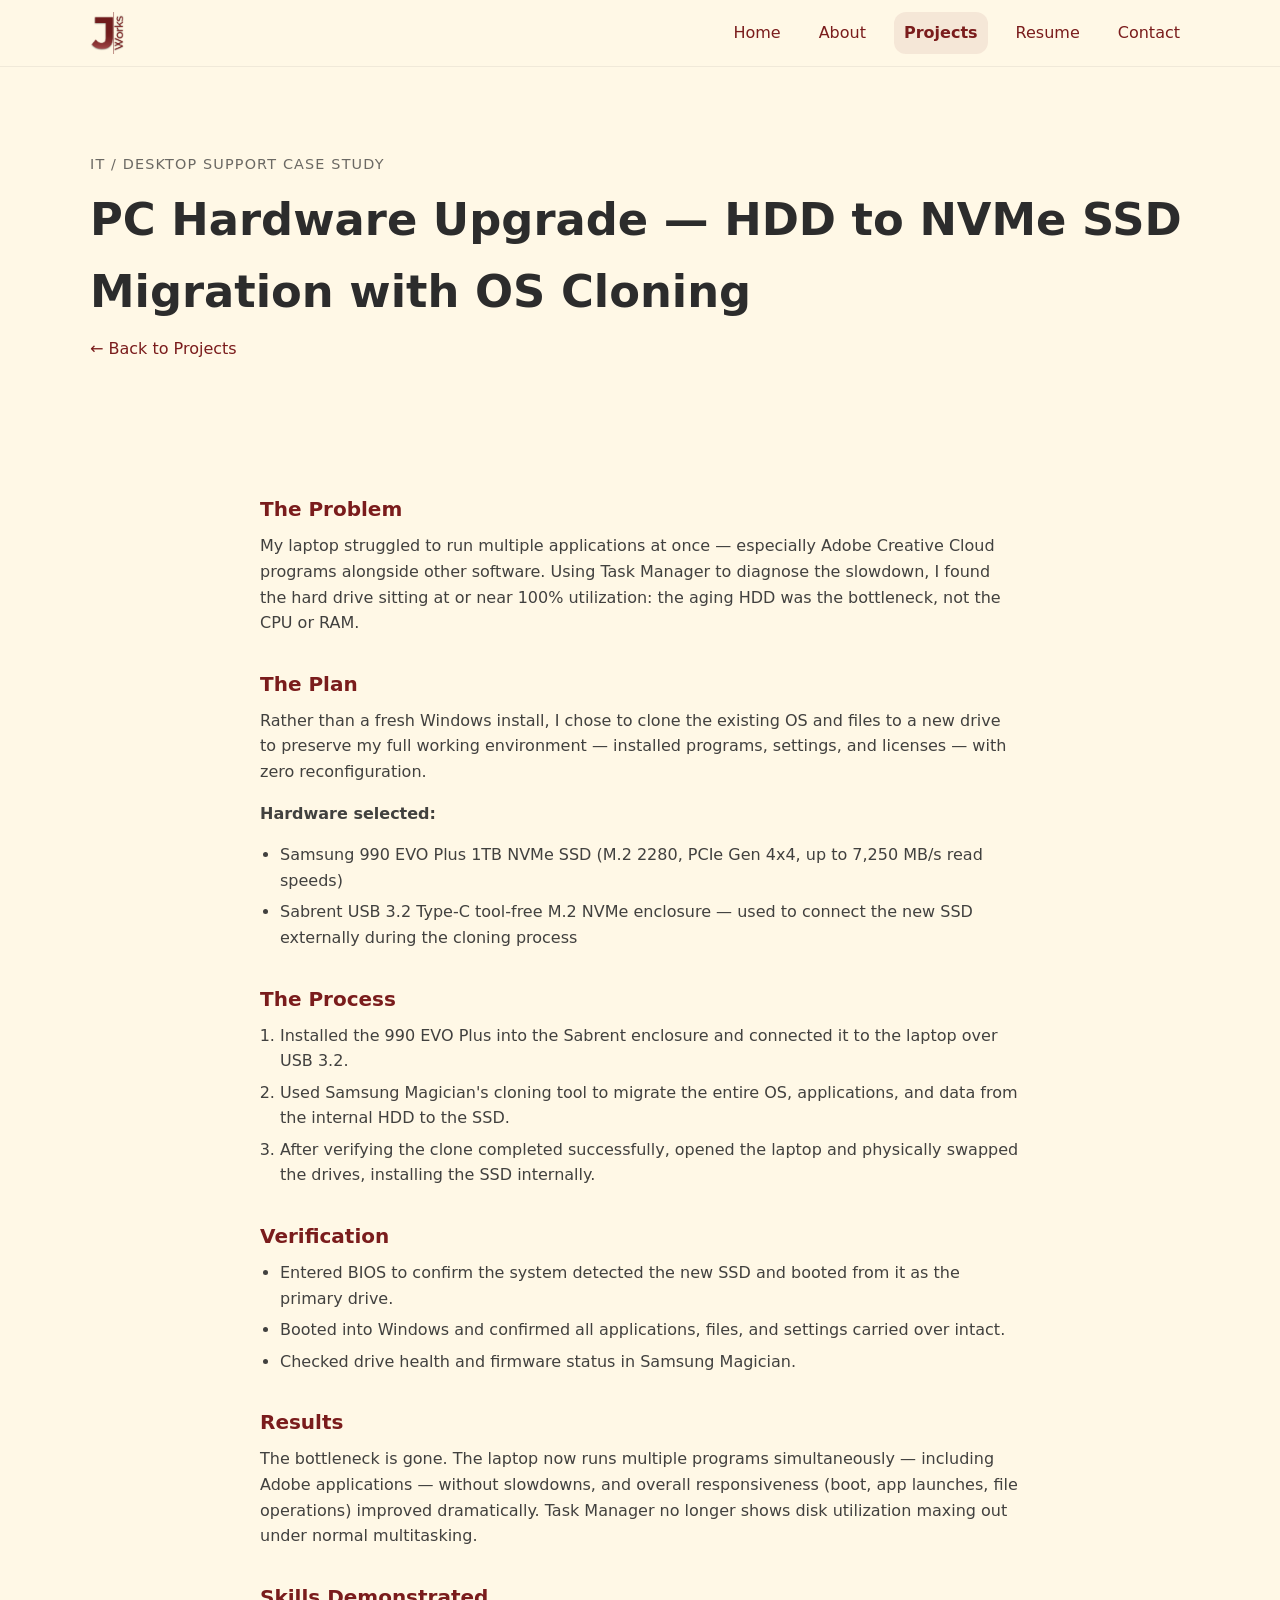
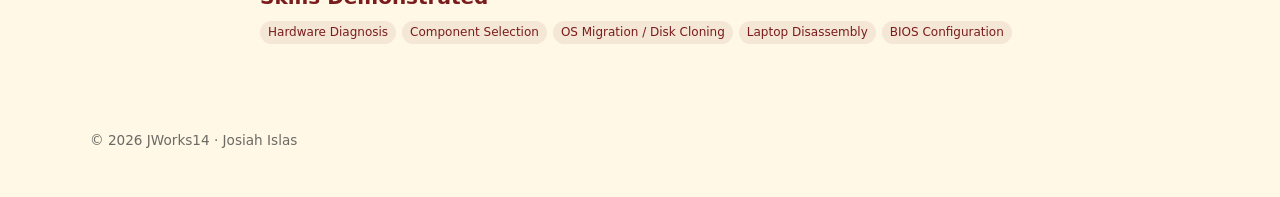
<file: projects/pc-ssd-upgrade.html>
<!doctype html>
<html>
<head>
<meta charset="utf-8">
<meta name="viewport" content="width=device-width, initial-scale=1">
<title>HDD to NVMe SSD Migration | Jworks14</title>
<link rel="stylesheet" href="../css/mystyle14.css">
</head>
<body>
    <header class="site-header">
        <div class="container">
            <nav class="navbar">
                <a class="logo" href="../index.html">
                    <img src="../images/Jworks Photos/Works14-noback.png" alt="JW-logo">
                </a>

                <input type="checkbox" id="nav-tog" class="nav-tog" aria-label="Open Menu"/>
                <label for="nav-tog" class="hamburger" aria-hidden="true">&#9776;</label>

                <ul class="nav-links">
                    <li><a href="../index.html">Home</a></li>
                    <li><a href="../about.html">About</a></li>
                    <li><a href="../projects.html" aria-current="page">Projects</a></li>
                    <li><a href="../resume.html">Resume</a></li>
                    <li><a href="../contact.html">Contact</a>
                    </li>
                </ul>
            </nav>
        </div>
    </header>

    <!--
        Project write-up page. Structure shared by all four case-study pages
        in /projects/: hero banner with a "Back to Projects" link, then a
        .case-study section of h2-delimited subsections, ending in a
        Skills Demonstrated tag list. Section headings vary per project
        (e.g. Problem/Plan/Process/Results here) — pick whatever tells that
        project's story best.
    -->
    <main>
        <section class="hero">
            <div class="container">
                <p class="hero-tag">IT / Desktop Support Case Study</p>
                <h1 class="hero-title">PC Hardware Upgrade — HDD to NVMe SSD Migration with OS Cloning</h1>
                <p class="hero-subtitle"><a href="../projects.html">&larr; Back to Projects</a></p>
            </div>
        </section>

        <section class="case-study">
            <div class="container">
                <!-- TODO: hardware photo, e.g. <img src="../images/ssd-upgrade-hardware.png" alt="Samsung 990 EVO Plus SSD and Sabrent enclosure"> -->

                <h2>The Problem</h2>
                <p>My laptop struggled to run multiple applications at once — especially Adobe Creative Cloud programs alongside other software. Using Task Manager to diagnose the slowdown, I found the hard drive sitting at or near 100% utilization: the aging HDD was the bottleneck, not the CPU or RAM.</p>

                <h2>The Plan</h2>
                <p>Rather than a fresh Windows install, I chose to clone the existing OS and files to a new drive to preserve my full working environment — installed programs, settings, and licenses — with zero reconfiguration.</p>
                <p><strong>Hardware selected:</strong></p>
                <ul>
                    <li>Samsung 990 EVO Plus 1TB NVMe SSD (M.2 2280, PCIe Gen 4x4, up to 7,250 MB/s read speeds)</li>
                    <li>Sabrent USB 3.2 Type-C tool-free M.2 NVMe enclosure — used to connect the new SSD externally during the cloning process</li>
                </ul>

                <h2>The Process</h2>
                <ol>
                    <li>Installed the 990 EVO Plus into the Sabrent enclosure and connected it to the laptop over USB 3.2.</li>
                    <li>Used Samsung Magician's cloning tool to migrate the entire OS, applications, and data from the internal HDD to the SSD.</li>
                    <li>After verifying the clone completed successfully, opened the laptop and physically swapped the drives, installing the SSD internally.</li>
                </ol>

                <h2>Verification</h2>
                <ul>
                    <li>Entered BIOS to confirm the system detected the new SSD and booted from it as the primary drive.</li>
                    <li>Booted into Windows and confirmed all applications, files, and settings carried over intact.</li>
                    <li>Checked drive health and firmware status in Samsung Magician.</li>
                </ul>

                <h2>Results</h2>
                <p>The bottleneck is gone. The laptop now runs multiple programs simultaneously — including Adobe applications — without slowdowns, and overall responsiveness (boot, app launches, file operations) improved dramatically. Task Manager no longer shows disk utilization maxing out under normal multitasking.</p>

                <h2>Skills Demonstrated</h2>
                <div class="tags">
                    <span class="tag">Hardware Diagnosis</span>
                    <span class="tag">Component Selection</span>
                    <span class="tag">OS Migration / Disk Cloning</span>
                    <span class="tag">Laptop Disassembly</span>
                    <span class="tag">BIOS Configuration</span>
                </div>
            </div>
        </section>
    </main>
    <footer class="site-footer">
        <div class="container">
            <p>&copy; 2026 JWorks14 · Josiah Islas</p>
        </div>
    </footer>

</body>
</html>
</file>
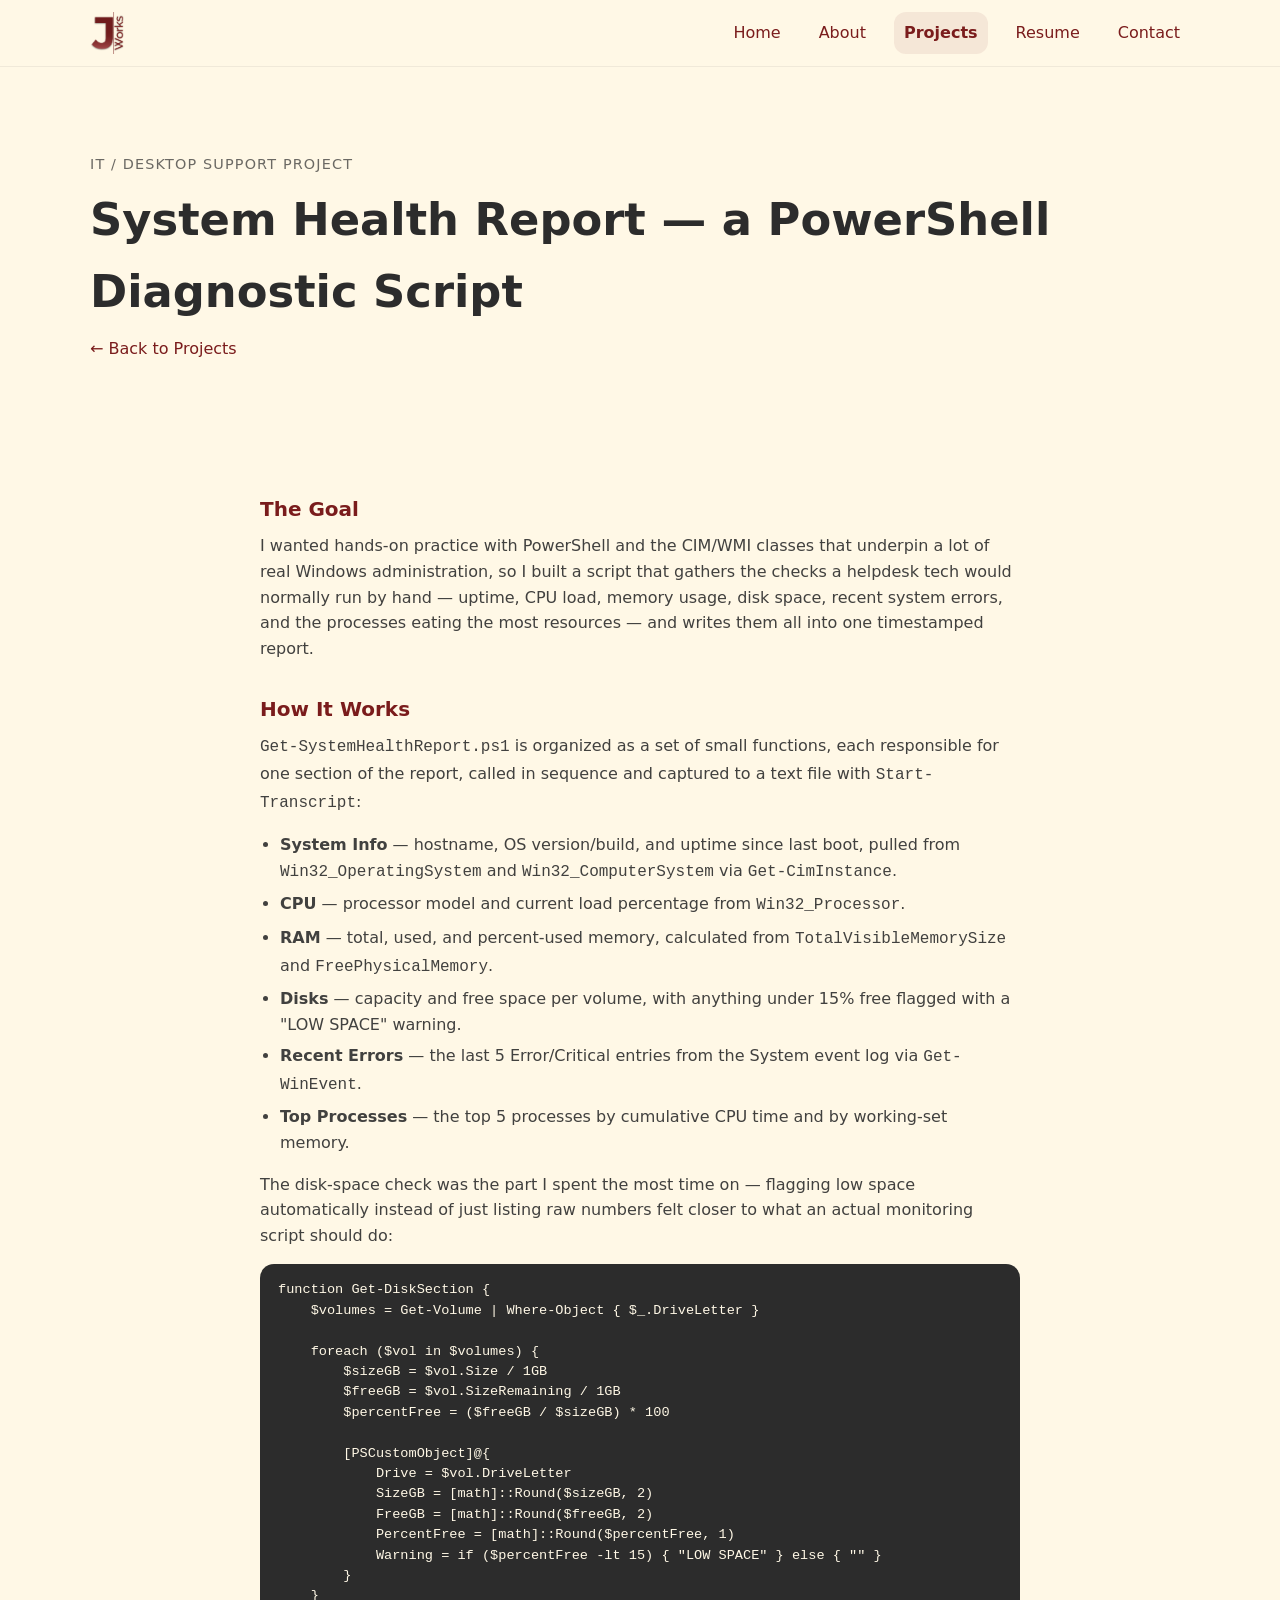
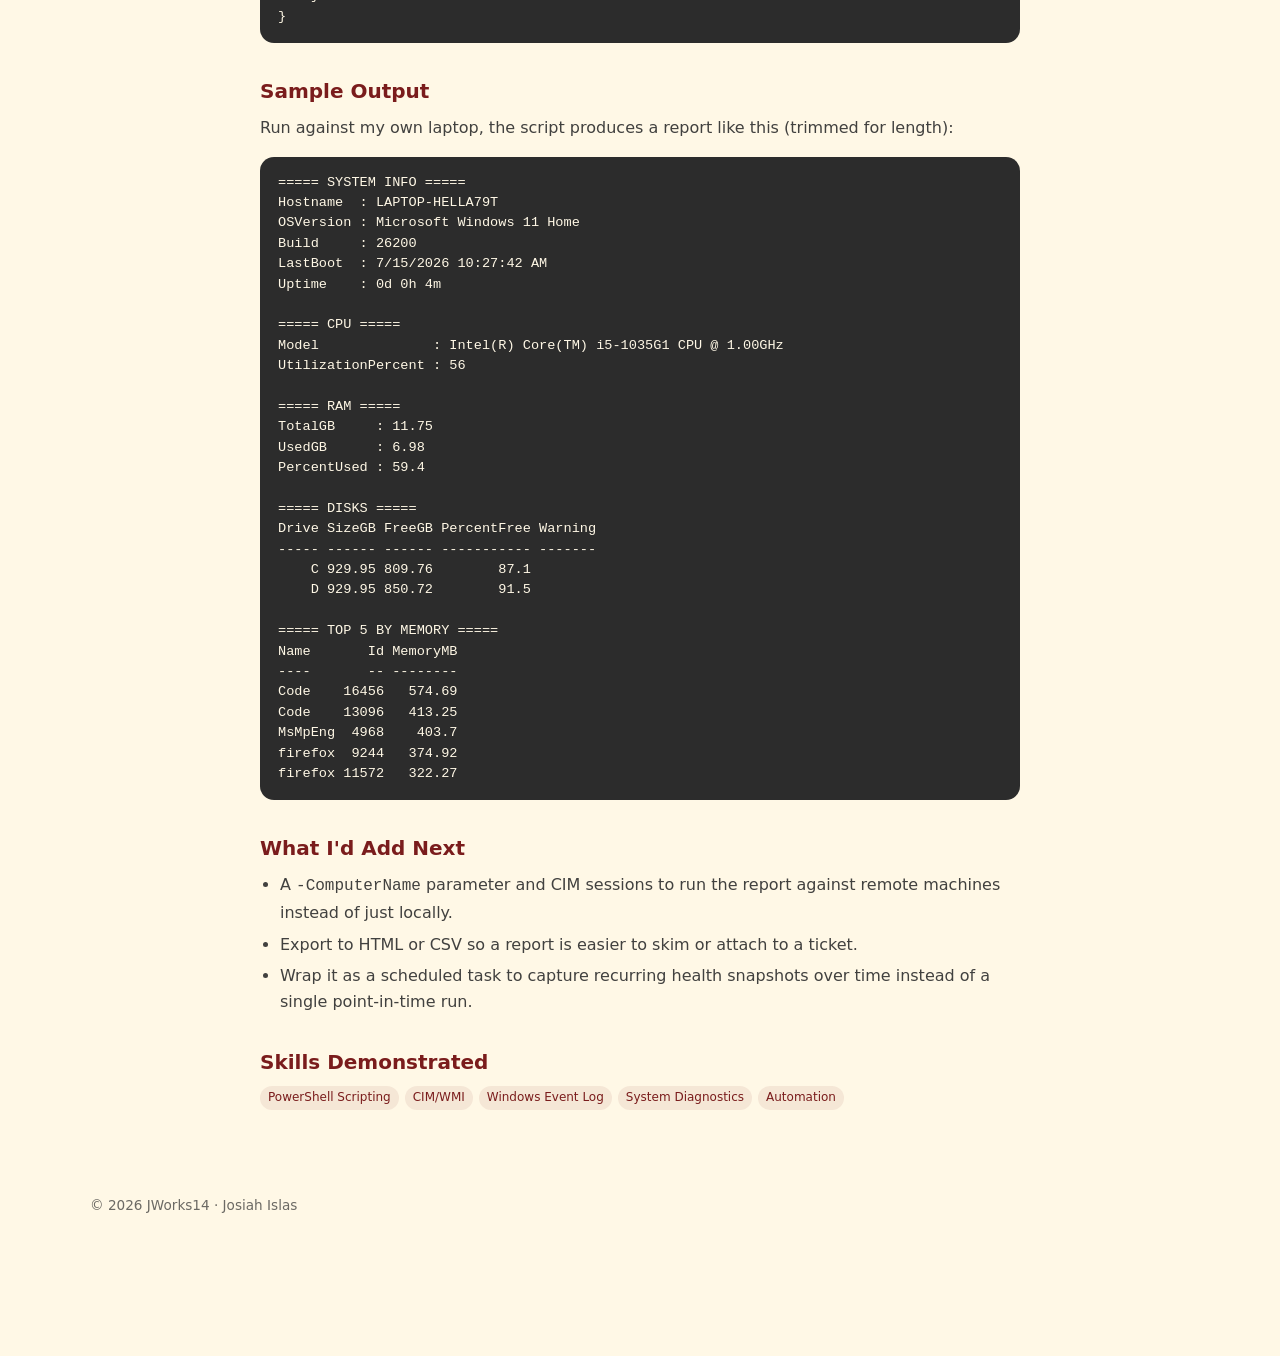
<file: projects/system-health-report.html>
<!doctype html>
<html>
<head>
<meta charset="utf-8">
<meta name="viewport" content="width=device-width, initial-scale=1">
<title>System Health Report — PowerShell Script | Jworks14</title>
<link rel="stylesheet" href="../css/mystyle14.css">
</head>
<body>
    <header class="site-header">
        <div class="container">
            <nav class="navbar">
                <a class="logo" href="../index.html">
                    <img src="../images/Jworks Photos/Works14-noback.png" alt="JW-logo">
                </a>

                <input type="checkbox" id="nav-tog" class="nav-tog" aria-label="Open Menu"/>
                <label for="nav-tog" class="hamburger" aria-hidden="true">&#9776;</label>

                <ul class="nav-links">
                    <li><a href="../index.html">Home</a></li>
                    <li><a href="../about.html">About</a></li>
                    <li><a href="../projects.html" aria-current="page">Projects</a></li>
                    <li><a href="../resume.html">Resume</a></li>
                    <li><a href="../contact.html">Contact</a>
                    </li>
                </ul>
            </nav>
        </div>
    </header>

    <main>
        <section class="hero">
            <div class="container">
                <p class="hero-tag">IT / Desktop Support Project</p>
                <h1 class="hero-title">System Health Report — a PowerShell Diagnostic Script</h1>
                <p class="hero-subtitle"><a href="../projects.html">&larr; Back to Projects</a></p>
            </div>
        </section>

        <section class="case-study">
            <div class="container">
                <h2>The Goal</h2>
                <p>I wanted hands-on practice with PowerShell and the CIM/WMI classes that underpin a lot of real Windows administration, so I built a script that gathers the checks a helpdesk tech would normally run by hand — uptime, CPU load, memory usage, disk space, recent system errors, and the processes eating the most resources — and writes them all into one timestamped report.</p>

                <h2>How It Works</h2>
                <p><code>Get-SystemHealthReport.ps1</code> is organized as a set of small functions, each responsible for one section of the report, called in sequence and captured to a text file with <code>Start-Transcript</code>:</p>
                <ul>
                    <li><strong>System Info</strong> — hostname, OS version/build, and uptime since last boot, pulled from <code>Win32_OperatingSystem</code> and <code>Win32_ComputerSystem</code> via <code>Get-CimInstance</code>.</li>
                    <li><strong>CPU</strong> — processor model and current load percentage from <code>Win32_Processor</code>.</li>
                    <li><strong>RAM</strong> — total, used, and percent-used memory, calculated from <code>TotalVisibleMemorySize</code> and <code>FreePhysicalMemory</code>.</li>
                    <li><strong>Disks</strong> — capacity and free space per volume, with anything under 15% free flagged with a "LOW SPACE" warning.</li>
                    <li><strong>Recent Errors</strong> — the last 5 Error/Critical entries from the System event log via <code>Get-WinEvent</code>.</li>
                    <li><strong>Top Processes</strong> — the top 5 processes by cumulative CPU time and by working-set memory.</li>
                </ul>

                <p>The disk-space check was the part I spent the most time on — flagging low space automatically instead of just listing raw numbers felt closer to what an actual monitoring script should do:</p>
                <pre><code>function Get-DiskSection {
    $volumes = Get-Volume | Where-Object { $_.DriveLetter }

    foreach ($vol in $volumes) {
        $sizeGB = $vol.Size / 1GB
        $freeGB = $vol.SizeRemaining / 1GB
        $percentFree = ($freeGB / $sizeGB) * 100

        [PSCustomObject]@{
            Drive = $vol.DriveLetter
            SizeGB = [math]::Round($sizeGB, 2)
            FreeGB = [math]::Round($freeGB, 2)
            PercentFree = [math]::Round($percentFree, 1)
            Warning = if ($percentFree -lt 15) { "LOW SPACE" } else { "" }
        }
    }
}</code></pre>

                <h2>Sample Output</h2>
                <p>Run against my own laptop, the script produces a report like this (trimmed for length):</p>
                <pre><code>===== SYSTEM INFO =====
Hostname  : LAPTOP-HELLA79T
OSVersion : Microsoft Windows 11 Home
Build     : 26200
LastBoot  : 7/15/2026 10:27:42 AM
Uptime    : 0d 0h 4m

===== CPU =====
Model              : Intel(R) Core(TM) i5-1035G1 CPU @ 1.00GHz
UtilizationPercent : 56

===== RAM =====
TotalGB     : 11.75
UsedGB      : 6.98
PercentUsed : 59.4

===== DISKS =====
Drive SizeGB FreeGB PercentFree Warning
----- ------ ------ ----------- -------
    C 929.95 809.76        87.1
    D 929.95 850.72        91.5

===== TOP 5 BY MEMORY =====
Name       Id MemoryMB
----       -- --------
Code    16456   574.69
Code    13096   413.25
MsMpEng  4968    403.7
firefox  9244   374.92
firefox 11572   322.27</code></pre>

                <h2>What I'd Add Next</h2>
                <ul>
                    <li>A <code>-ComputerName</code> parameter and CIM sessions to run the report against remote machines instead of just locally.</li>
                    <li>Export to HTML or CSV so a report is easier to skim or attach to a ticket.</li>
                    <li>Wrap it as a scheduled task to capture recurring health snapshots over time instead of a single point-in-time run.</li>
                </ul>

                <h2>Skills Demonstrated</h2>
                <div class="tags">
                    <span class="tag">PowerShell Scripting</span>
                    <span class="tag">CIM/WMI</span>
                    <span class="tag">Windows Event Log</span>
                    <span class="tag">System Diagnostics</span>
                    <span class="tag">Automation</span>
                </div>
            </div>
        </section>
    </main>
    <footer class="site-footer">
        <div class="container">
            <p>&copy; 2026 JWorks14 · Josiah Islas</p>
        </div>
    </footer>

</body>
</html>
</file>
<file: css/mystyle14.css>
/* Color/spacing variables reused everywhere below — change these to re-theme the whole site */
:root {
  --backg: #fff8e6;
  --ink: #2c2c2c;
  --accent: #7a1c1c;
  --radius: 14px;
  --shadow: 0 8px 20px rgba(0,0,0,.08);
}

/* Small reset for consistent look */
* {
  box-sizing: border-box;
}

body {
  margin: 0;
  color: var(--ink);
  background: var(--backg);
  font: 16px/1.6 system-ui, Segoe UI, Roboto, Arial, sans-serif;
}

img {
  max-width: 100%;
  height: auto;
  display: block;
}

a {
  color: var(--accent);
  text-decoration: none;
}

a:hover {
  text-decoration: underline;
}

.container {
  width: min(1100px, 92%);
  margin-inline: auto;
}

/* Header shell */
.site-header {
  position: sticky;
  top: 0;
  background: var(--backg);
  border-bottom: 1px solid rgba(0, 0, 0, 0.06);
  backdrop-filter: blur(6px);
  z-index: 100;
}

/* Nav layout */
.navbar {
  display: flex;
  align-items: center;
  justify-content: space-between;
  padding: 12px 0;
  gap: 12px;
  position: relative;
}

.logo img {
  height: 42px;
}

/* Mobile first: checkbox + hamburger controls a slide-down menu */
.nav-tog {
  display: none;
}

.hamburger {
  font-size: 28px;
  cursor: pointer;
  padding: 6px 10px;
  border-radius: 12px;
}

.hamburger:focus {
  outline: 2px solid var(--accent);
  outline-offset: 2px;
}

.nav-links {
  list-style: none;
  margin: 0;
  padding: 12px 16px 16px;
  position: absolute;
  left: 0;
  right: 0;
  top: 100%;
  background: var(--backg);
  box-shadow: var(--shadow);
  transform: translateY(-16px);
  opacity: 0;
  pointer-events: none;
  transition: transform 0.25s ease, opacity 0.18s ease;
  display: grid;
  gap: 8px;
}

.nav-links a {
  display: block;
  padding: 10px 12px;
  border-radius: 12px;
}

.nav-links a[aria-current=page] {
  background: rgba(122, 31, 43, 0.08);
  font-weight: 600;
}

/* When checkbox is checked, show the menu */
.nav-tog:checked ~ .nav-links {
  transform: translateY(0);
  opacity: 1;
  pointer-events: auto;
}

/* ===== Hero banner (page title section at top of every page) ===== */
.hero {
  padding: 48px 0 64px;
}

.hero-inner {
  display: flex;
  flex-direction: column;
  gap: 32px;
  align-items: center;
  text-align: center;
}

.hero-tag {
  font-size: 0.9rem;
  letter-spacing: 0.08em;
  text-transform: uppercase;
  color: rgba(44, 44, 44, 0.7);
  margin-bottom: 8px;
}

.hero-title {
  font-size: clamp(2rem, 5vw, 2.8rem);
  margin: 0 0 8px;
}

.hero-subtitle {
  max-width: 36rem;
  margin: 0 auto 20px;
  color: rgba(44, 44, 44, 0.85);
}

.hero-actions {
  display: flex;
  flex-wrap: wrap;
  justify-content: center;
  gap: 12px;
}

/* ===== Home/About intro blurb + the photo layout on about.html ===== */
.home-about {
  padding: 32px 0 48px;
}

.home-about h2 {
  font-size: 1.4rem;
  margin-bottom: 8px;
}

.home-about p {
  max-width: 40rem;
  margin: 0 0 12px;
  color: rgba(44, 44, 44, 0.9);
}

.about-more {
  display: inline-block;
  color: var(--accent);
  font-weight: 600;
  text-decoration: none;
}

.about-more:hover {
  text-decoration: underline;
}

.about-inner {
  display: flex;
  flex-direction: column;
  align-items: center;
  gap: 24px;
}

.about-photo {
  max-width: 220px;
  width: 100%;
  flex-shrink: 0;
}

.about-photo img {
  width: 100%;
  aspect-ratio: 1 / 1;
  object-fit: cover;
  object-position: center 15%;
  border-radius: 50%;
  box-shadow: var(--shadow);
}

.about-text p {
  max-width: 40rem;
  margin: 0 0 16px;
  color: rgba(44, 44, 44, 0.9);
}

.about-text h3 {
  margin: 24px 0 8px;
  font-size: 1.1rem;
  color: var(--accent);
}

.about-text h3:first-child {
  margin-top: 0;
}

/* ===== Buttons: solid .btn-primary and outlined .btn-ghost variants ===== */
.btn {
  display: inline-flex;
  align-items: center;
  justify-content: center;
  padding: 10px 18px;
  border-radius: var(--radius);
  border: 1px solid transparent;
  font-size: 0.95rem;
  cursor: pointer;
  text-decoration: none;
}

.btn-primary {
  background: var(--accent);
  color: #fff;
}

.btn-primary:hover {
  filter: brightness(1.05);
}

.btn-ghost {
  background: transparent;
  color: var(--accent);
  border-color: rgba(122, 28, 28, 0.35);
}

.btn-ghost:hover {
  background: rgba(122, 28, 28, 0.05);
}

.hero-media {
  max-width: 260px;
  width: 100%;
}

.hero-card {
  border-radius: 24px;
  padding: 20px;
  box-shadow: var(--shadow);
  background: #fffbf0;
}

.hero-card img {
  width: 100%;
  height: auto;
}

/* ===== Breakpoint: tablet/desktop layout (nav bar goes horizontal, hero goes side-by-side) ===== */
@media (min-width: 860px) {
  .hamburger {
    display: none;
  }
  .nav-links {
    position: static;
    transform: none;
    opacity: 1;
    pointer-events: auto;
    background: transparent;
    box-shadow: none;
    display: flex;
    gap: 18px;
    padding: 0;
  }
  .nav-links a {
    padding: 8px 10px;
  }
  .hero {
    padding: 72px 0 96px;
  }
  .hero-inner {
    flex-direction: row;
    align-items: center;
    text-align: left;
  }
  .hero-text {
    flex: 2;
  }
  .hero-media {
    flex: 1;
  }
  .hero-subtitle {
    margin-left: 0;
    margin-right: 0;
  }
  .hero-actions {
    justify-content: flex-start;
  }
  .about-inner {
    flex-direction: row;
    align-items: flex-start;
    gap: 40px;
  }
}
/* ===== Breakpoint: small phones (tighter spacing, full-width stacked buttons) ===== */
@media (max-width: 480px) {
  .hero {
    padding: 32px 0 48px;
  }
  .hero-title {
    font-size: 1.9rem;
  }
  .hero-subtitle {
    font-size: 0.95rem;
  }
  .hero-actions {
    flex-direction: column;
    align-items: stretch;
  }
  .btn {
    width: 100%;
  }
  .hero-media {
    max-width: 220px;
  }
}
/* ===== Projects page: grid of project-card tiles, grouped by section ===== */
.projects-group {
  padding: 32px 0;
}
.projects-group h2 {
  font-size: 1.4rem;
  margin-bottom: 16px;
}
.project-grid {
  display: grid;
  grid-template-columns: repeat(auto-fill, minmax(260px, 1fr));
  gap: 20px;
}
.project-card {
  background: #fffbf0;
  border-radius: 14px;
  box-shadow: 0 8px 20px rgba(0, 0, 0, 0.08);
  padding: 20px;
}
.project-card h3 {
  margin: 0 0 8px;
  font-size: 1.1rem;
}
.project-card img {
  border-radius: 10px;
  margin-bottom: 12px;
}
.project-card p {
  margin: 0 0 12px;
  color: rgba(44, 44, 44, 0.85);
}
.project-card .tags {
  display: flex;
  flex-wrap: wrap;
  gap: 6px;
}
.project-card .tag {
  font-size: 0.75rem;
  padding: 2px 8px;
  border-radius: 999px;
  background: rgba(122, 28, 28, 0.08);
  color: var(--accent);
}
.project-card .btn {
  margin-top: 8px;
}

/* ===== Case-study write-up pages (projects/*.html): headings, code blocks, tag list ===== */
.case-study {
  padding: 16px 0 48px;
}
.case-study .container {
  max-width: 760px;
}
.case-study h2 {
  margin: 32px 0 8px;
  font-size: 1.25rem;
  color: var(--accent);
}
.case-study h2:first-of-type {
  margin-top: 0;
}
.case-study p,
.case-study ul,
.case-study ol {
  margin: 0 0 16px;
  color: rgba(44, 44, 44, 0.9);
}
.case-study ul,
.case-study ol {
  padding-left: 20px;
}
.case-study li {
  margin-bottom: 6px;
}
.case-study pre {
  background: var(--ink);
  color: var(--backg);
  border-radius: var(--radius);
  padding: 16px 18px;
  overflow-x: auto;
  margin: 0 0 16px;
  font-size: 0.85rem;
  line-height: 1.5;
}
.case-study code {
  font-family: Consolas, "Courier New", monospace;
}
.case-study .tags {
  display: flex;
  flex-wrap: wrap;
  gap: 6px;
}
.case-study .tag {
  font-size: 0.75rem;
  padding: 2px 8px;
  border-radius: 999px;
  background: rgba(122, 28, 28, 0.08);
  color: var(--accent);
}
.case-study img {
  border-radius: var(--radius);
  box-shadow: var(--shadow);
  margin-bottom: 16px;
}

/* Resume page: the embedded PDF <object> */
.pdf-viewer {
  width: 100%;
  height: 80vh;
  border: none;
  border-radius: var(--radius);
  box-shadow: var(--shadow);
}

/* ===== Footer — same on every page ===== */
.site-footer {
  padding: 24px 0 32px;
  font-size: 0.85rem;
  color: rgba(44, 44, 44, 0.7);
}
</file>
